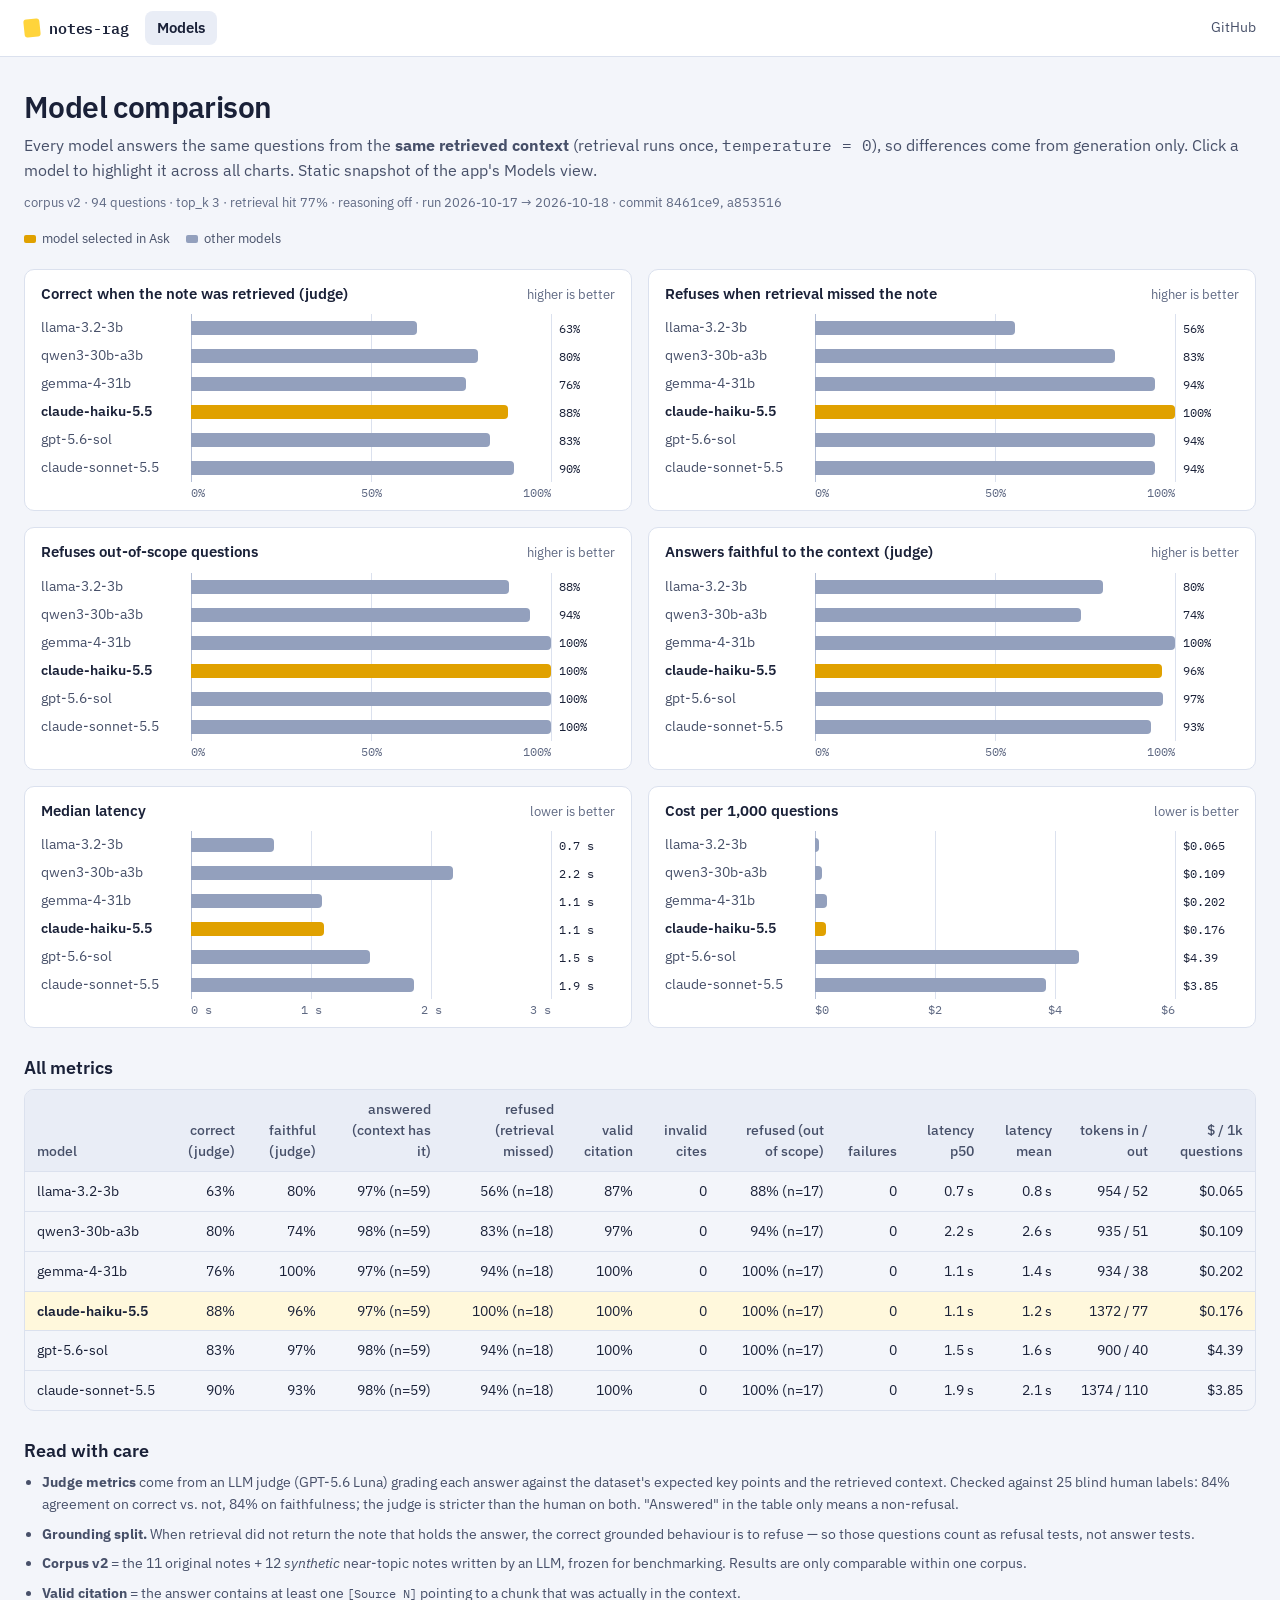
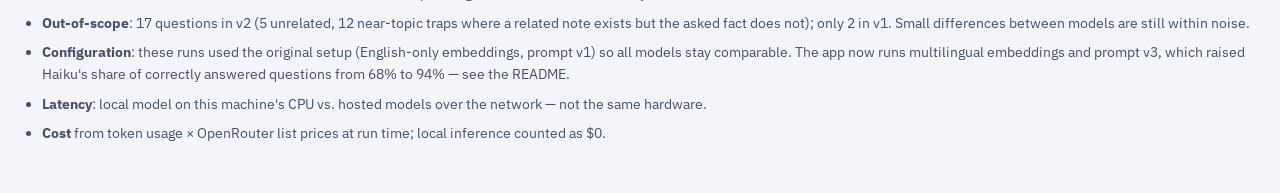
<file: docs/benchmark/index.html>
<!DOCTYPE html>
<html lang="en">
<head>
    <meta charset="UTF-8">
    <meta name="viewport" content="width=device-width, initial-scale=1.0">
    <title>notes-rag — model comparison</title>
    <link rel="preconnect" href="https://fonts.googleapis.com">
    <link rel="preconnect" href="https://fonts.gstatic.com" crossorigin>
    <link href="https://fonts.googleapis.com/css2?family=IBM+Plex+Mono:wght@400;500;600&family=IBM+Plex+Sans:wght@400;500;600&display=swap" rel="stylesheet">
    <link rel="icon" href="data:image/svg+xml,%3Csvg xmlns='http://www.w3.org/2000/svg' viewBox='0 0 16 16'%3E%3Crect width='16' height='16' rx='4' fill='%23ffd43b'/%3E%3Cpath d='M4 5h8M4 8h8M4 11h5' stroke='%231a2138' stroke-width='1.5'/%3E%3C/svg%3E">
    <link rel="stylesheet" href="styles.css">
</head>
<body data-static>
    <header class="topbar"><div class="topbar-in wrap">
        <div class="brand">
            <span class="brand-mark" aria-hidden="true"></span>
            <span class="brand-name">notes-rag</span>
        </div>
        <nav class="tabs" aria-label="Views">
            <a class="tab" href="models.html" aria-current="page">Models</a>
        </nav>
        <nav class="topbar-links">
            <a href="https://github.com/kat1478/notes-rag-assistant" target="_blank" rel="noopener">GitHub</a>
        </nav>
    </div></header>

    <main class="page viz wrap">
        <h1>Model comparison</h1>
        <p class="page-lede">
            Every model answers the same questions from the <strong>same retrieved context</strong>
            (retrieval runs once, <code>temperature = 0</code>), so differences come from generation only.
            Click a model to highlight it across all charts. Static snapshot of the app's Models view.
        </p>
        <p id="run-meta" class="run-meta"></p>
        <div class="key" aria-hidden="true">
            <span><i class="swatch swatch-accent"></i>model selected in Ask</span>
            <span><i class="swatch swatch-muted"></i>other models</span>
        </div>

        <div id="pick-bar" class="pick-bar" role="status" hidden></div>

        <div id="notice" class="notice" hidden></div>

        <div id="charts" class="charts"></div>

        <h2 class="section-title">All metrics</h2>
        <div class="table-wrap">
            <table class="data-table" id="metrics-table">
                <thead>
                    <tr>
                        <th scope="col">model</th>
                        <th scope="col">correct (judge)</th>
                        <th scope="col">faithful (judge)</th>
                        <th scope="col">answered (context has it)</th>
                        <th scope="col">refused (retrieval missed)</th>
                        <th scope="col">valid citation</th>
                        <th scope="col">invalid cites</th>
                        <th scope="col">refused (out of scope)</th>
                        <th scope="col">failures</th>
                        <th scope="col">latency p50</th>
                        <th scope="col">latency mean</th>
                        <th scope="col">tokens in / out</th>
                        <th scope="col">$ / 1k questions</th>
                    </tr>
                </thead>
                <tbody></tbody>
            </table>
        </div>

        <h2 class="section-title">Read with care</h2>
        <ul class="caveats">
            <li><strong>Judge metrics</strong> come from an LLM judge (GPT-5.6 Luna) grading each answer against the dataset's expected key points and the retrieved context. Checked against 25 blind human labels: 84% agreement on correct vs. not, 84% on faithfulness; the judge is stricter than the human on both. "Answered" in the table only means a non-refusal.</li>
            <li><strong>Grounding split.</strong> When retrieval did not return the note that holds the answer, the correct grounded behaviour is to refuse — so those questions count as refusal tests, not answer tests.</li>
            <li><strong>Corpus v2</strong> = the 11 original notes + 12 <em>synthetic</em> near-topic notes written by an LLM, frozen for benchmarking. Results are only comparable within one corpus.</li>
            <li><strong>Valid citation</strong> = the answer contains at least one <code>[Source N]</code> pointing to a chunk that was actually in the context.</li>
            <li><strong>Out-of-scope</strong>: 17 questions in v2 (5 unrelated, 12 near-topic traps where a related note exists but the asked fact does not); only 2 in v1. Small differences between models are still within noise.</li>
            <li><strong>Configuration</strong>: these runs used the original setup (English-only embeddings, prompt v1) so all models stay comparable. The app now runs multilingual embeddings and prompt v3, which raised Haiku's share of correctly answered questions from 68% to 94% — see the README.</li>
            <li><strong>Latency</strong>: local model on this machine's CPU vs. hosted models over the network — not the same hardware.</li>
            <li><strong>Cost</strong> from token usage × OpenRouter list prices at run time; local inference counted as $0.</li>
        </ul>
    </main>

    <div id="tooltip" class="tooltip" role="tooltip" hidden></div>
    <script src="models.js"></script>
</body>
</html>
</file>
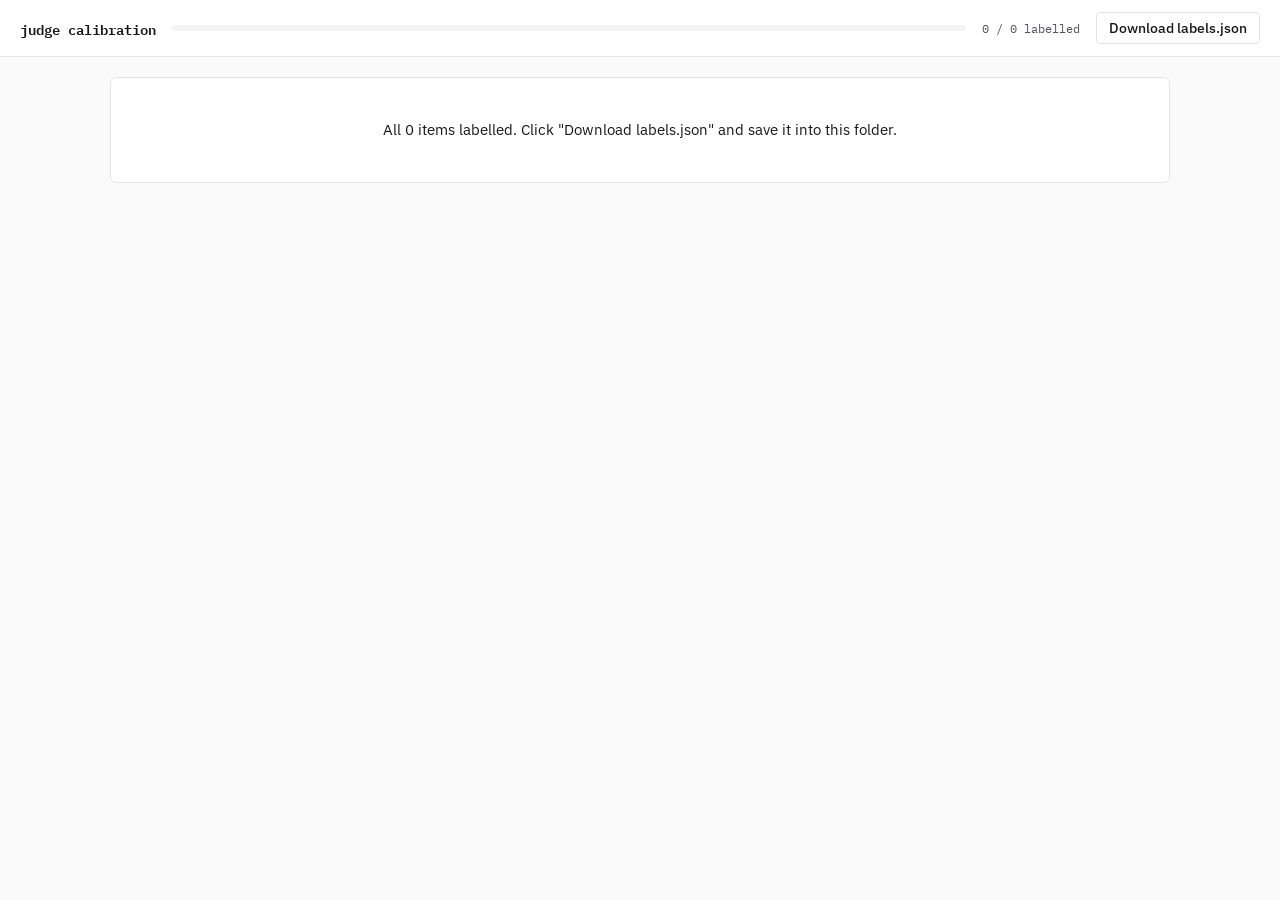
<file: backend/app/calibration_template.html>
<!DOCTYPE html>
<html lang="en">
<head>
<meta charset="UTF-8">
<meta name="viewport" content="width=device-width, initial-scale=1.0">
<title>notes-rag — judge calibration</title>
<link href="https://fonts.googleapis.com/css2?family=IBM+Plex+Mono:wght@400;600&family=IBM+Plex+Sans:wght@400;500;600&display=swap" rel="stylesheet">
<style>
  :root { --bg:#fafafa; --panel:#fff; --sunken:#f4f4f5; --line:#e4e4e7; --text:#18181b; --text2:#52525b; --text3:#a1a1aa;
          --hl:#fde68a; --hl-line:#d97706; --ok:#15803d; --bad:#b91c1c; --warn:#b45309;
          --sans:'IBM Plex Sans',system-ui,sans-serif; --mono:'IBM Plex Mono',ui-monospace,monospace; }
  @media (prefers-color-scheme: dark) {
    :root { --bg:#09090b; --panel:#0f0f11; --sunken:#18181b; --line:#27272a; --text:#f4f4f5; --text2:#a1a1aa; --text3:#71717a;
            --hl:rgba(251,191,36,.28); --ok:#4ade80; --bad:#f87171; --warn:#fbbf24; } }
  * { box-sizing:border-box; margin:0; }
  body { background:var(--bg); color:var(--text); font:15px/1.6 var(--sans); }
  header { display:flex; align-items:center; gap:16px; padding:12px 20px; border-bottom:1px solid var(--line); background:var(--panel); }
  header b { font:600 14px var(--mono); }
  .progress { flex:1; height:6px; background:var(--sunken); border-radius:3px; overflow:hidden; }
  .progress i { display:block; height:100%; background:var(--hl-line); width:0; transition:width .2s; }
  .count { font:12px var(--mono); color:var(--text2); }
  main { max-width:1100px; margin:0 auto; padding:20px; display:grid; grid-template-columns:minmax(0,1fr) minmax(0,1fr); gap:20px; }
  section { background:var(--panel); border:1px solid var(--line); border-radius:6px; padding:16px; min-width:0; }
  h2 { font:600 11px var(--mono); text-transform:uppercase; letter-spacing:.08em; color:var(--text2); margin-bottom:8px; }
  .q { font-size:17px; font-weight:500; margin-bottom:14px; }
  ul.kp { padding-left:18px; margin-bottom:6px; } ul.kp li { margin:2px 0; }
  .answer { white-space:pre-wrap; background:var(--sunken); border-radius:4px; padding:12px; }
  details { border-top:1px solid var(--line); padding:8px 0; } summary { cursor:pointer; font:12.5px var(--mono); color:var(--text2); }
  details p { white-space:pre-wrap; font-size:13.5px; color:var(--text2); margin-top:6px; }
  .rate { grid-column:1 / -1; display:grid; gap:14px; }
  .row { display:flex; flex-wrap:wrap; align-items:center; gap:8px; }
  .row .label { width:270px; font-size:14px; color:var(--text2); }
  button { font:500 13.5px var(--sans); padding:6px 12px; border-radius:4px; border:1px solid var(--line); background:var(--panel); color:var(--text); cursor:pointer; }
  button kbd { font:11px var(--mono); color:var(--text3); margin-left:6px; }
  button.on { background:var(--hl); border-color:var(--hl-line); }
  button:focus-visible { outline:2px solid var(--hl-line); outline-offset:2px; }
  textarea { width:100%; min-height:44px; font:13.5px var(--sans); padding:8px; border:1px solid var(--line); border-radius:4px; background:var(--panel); color:var(--text); }
  .nav { display:flex; gap:8px; justify-content:space-between; }
  .help { font-size:13px; color:var(--text3); }
  .done { grid-column:1 / -1; text-align:center; padding:40px; }
  @media (max-width: 800px) { main { grid-template-columns:1fr; } .row .label { width:100%; } }
</style>
</head>
<body>
<header>
  <b>judge calibration</b>
  <div class="progress"><i id="bar"></i></div>
  <span class="count" id="count"></span>
  <button id="download">Download labels.json</button>
</header>
<main id="main"></main>
<script>
const ITEMS = /*ITEMS*/[];
const KEY = 'notes-rag.calibration.v1';
const VERDICTS = [['correct', 'Correct', '1'], ['partially_correct', 'Partially correct', '2'], ['incorrect', 'Incorrect', '3']];
let labels = {};
try { labels = JSON.parse(localStorage.getItem(KEY) || '{}'); } catch { /* private mode: labels live in this tab only */ }
let pos = Math.max(0, ITEMS.findIndex((it) => !complete(it.item)));
if (pos < 0) pos = 0;

function complete(id) { const l = labels[id]; return l && l.verdict && typeof l.faithful === 'boolean'; }
function save() { try { localStorage.setItem(KEY, JSON.stringify(labels)); } catch { /* ignore */ } }
function el(tag, cls, text) { const n = document.createElement(tag); if (cls) n.className = cls; if (text !== undefined) n.textContent = text; return n; }

function render() {
  const main = document.getElementById('main');
  const done = ITEMS.filter((it) => complete(it.item)).length;
  document.getElementById('bar').style.width = `${(100 * done) / ITEMS.length}%`;
  document.getElementById('count').textContent = `${done} / ${ITEMS.length} labelled`;
  main.replaceChildren();
  if (pos >= ITEMS.length) {
    const d = el('section', 'done');
    d.append(el('p', '', `All ${ITEMS.length} items labelled. Click "Download labels.json" and save it into this folder.`));
    main.append(d); return;
  }
  const it = ITEMS[pos];
  const l = labels[it.item] || (labels[it.item] = {});

  const left = el('section');
  left.append(el('h2', '', `Item ${pos + 1} of ${ITEMS.length} · question`), el('p', 'q', it.question));
  left.append(el('h2', '', 'Expected key points'));
  const ul = el('ul', 'kp'); it.key_points.forEach((k) => ul.append(el('li', '', k))); left.append(ul);
  left.append(el('h2', '', 'Answer to grade'), el('div', 'answer', it.answer));

  const right = el('section');
  right.append(el('h2', '', 'Context the model saw'));
  // Open the chunks the answer cites (that is what faithfulness is checked against); the rest stay one click away.
  const citedIds = new Set([...it.answer.matchAll(/\[Sources?\s*([\d,\s&and]+)\]/gi)].flatMap((m) => m[1].match(/\d+/g).map(Number)));
  right.append(el('p', 'help', citedIds.size ? 'Cited sources are expanded.' : 'The answer cites no source — check all chunks.'));
  it.context.forEach((c) => {
    const d = el('details'); d.open = citedIds.has(c.n) || it.context.length <= 3;
    d.append(el('summary', '', `[Source ${c.n}] ${c.file}`), el('p', '', c.text)); right.append(d);
  });

  const rate = el('section', 'rate');
  const r1 = el('div', 'row'); r1.append(el('span', 'label', 'Does it convey the key points?'));
  VERDICTS.forEach(([v, text, k]) => {
    const b = el('button', l.verdict === v ? 'on' : ''); b.append(text, el('kbd', '', k));
    b.onclick = () => { l.verdict = v; save(); render(); }; r1.append(b);
  });
  const r2 = el('div', 'row'); r2.append(el('span', 'label', 'Claims NOT supported by the context?'));
  [[true, 'No — faithful', 'f'], [false, 'Yes — unsupported claims', 'u']].forEach(([v, text, k]) => {
    const b = el('button', l.faithful === v ? 'on' : ''); b.append(text, el('kbd', '', k));
    b.onclick = () => { l.faithful = v; save(); render(); }; r2.append(b);
  });
  const note = el('textarea'); note.placeholder = 'Optional note (why?)'; note.value = l.note || '';
  note.oninput = () => { l.note = note.value; save(); };
  const nav = el('div', 'nav');
  const prev = el('button', '', '← Previous'); prev.onclick = () => { pos = Math.max(0, pos - 1); render(); };
  const next = el('button', '', complete(it.item) ? 'Next →' : 'Next (skip) →'); next.onclick = () => { pos += 1; render(); };
  nav.append(prev, el('span', 'help', 'Keys: 1/2/3 verdict · f/u faithfulness · Enter next · Backspace previous'), next);
  rate.append(r1, r2, note, nav);
  main.append(left, right, rate);
}

document.addEventListener('keydown', (e) => {
  if (e.target.tagName === 'TEXTAREA' || pos >= ITEMS.length) return;
  const l = labels[ITEMS[pos].item];
  const v = VERDICTS.find(([, , k]) => k === e.key);
  if (v) { l.verdict = v[0]; save(); render(); }
  else if (e.key === 'f') { l.faithful = true; save(); render(); }
  else if (e.key === 'u') { l.faithful = false; save(); render(); }
  else if (e.key === 'Enter') { pos += 1; render(); }
  else if (e.key === 'Backspace') { pos = Math.max(0, pos - 1); render(); }
});

document.getElementById('download').onclick = () => {
  const out = { labelled_at: new Date().toISOString(), labels: ITEMS.map((it) => ({ item: it.item, ...(labels[it.item] || {}) })) };
  const a = document.createElement('a');
  a.href = URL.createObjectURL(new Blob([JSON.stringify(out, null, 2)], { type: 'application/json' }));
  a.download = 'labels.json'; a.click();
};
render();
</script>
</body>
</html>
</file>
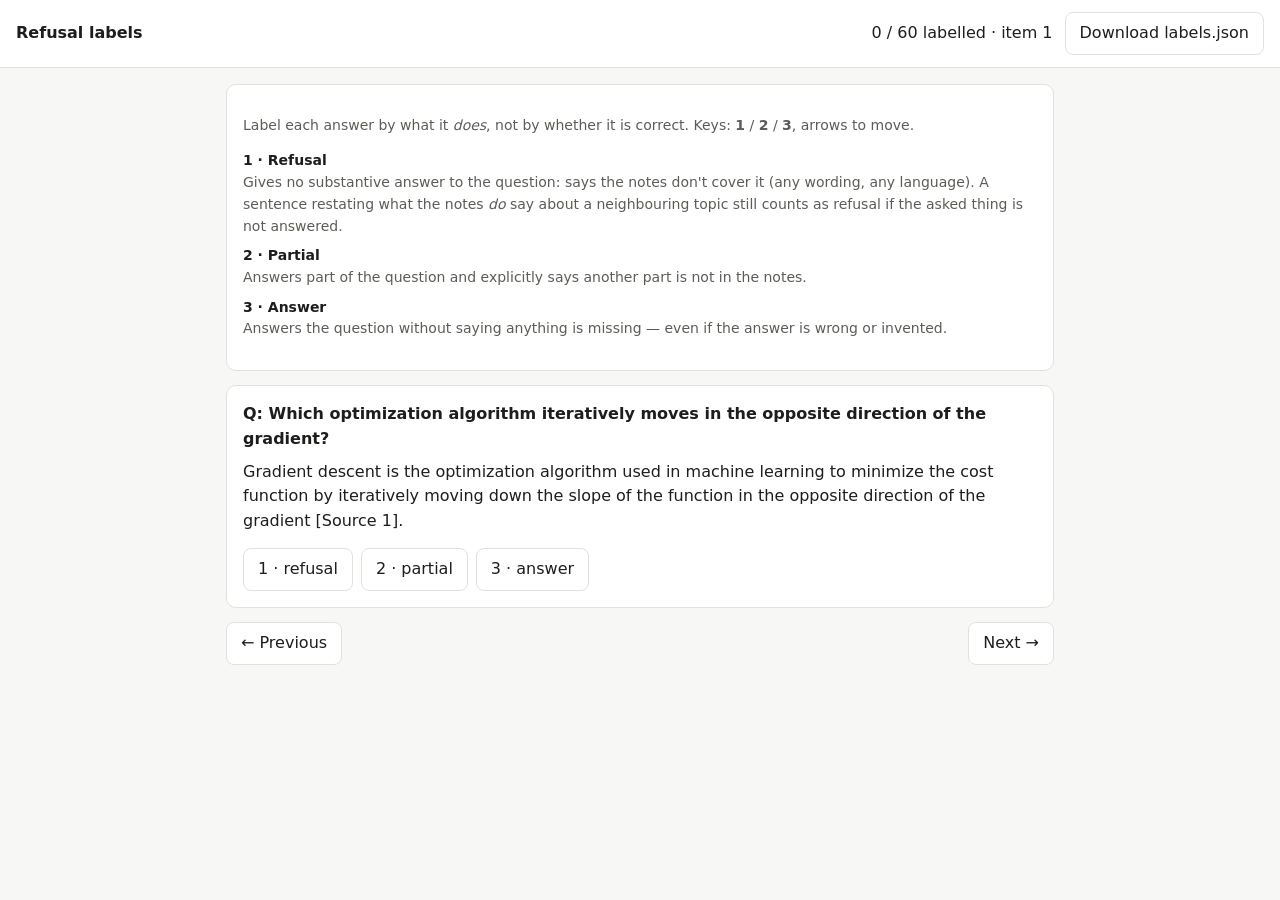
<file: backend/data/eval/v2/refusal_calibration/label.html>
<!DOCTYPE html>
<html lang="en">
<head>
<meta charset="utf-8">
<meta name="viewport" content="width=device-width, initial-scale=1">
<title>Refusal labels</title>
<style>
  :root { --bg:#f7f7f5; --panel:#fff; --text:#1d1d1b; --text2:#5c5c57; --line:#e2e2dc; --accent:#3b5bdb; --sel:#e7ecff; }
  @media (prefers-color-scheme: dark) { :root { --bg:#18181a; --panel:#222225; --text:#ececea; --text2:#a3a39e; --line:#36363a; --accent:#8ea4ff; --sel:#2b3150; } }
  * { box-sizing: border-box; }
  body { margin:0; font:16px/1.55 system-ui, sans-serif; background:var(--bg); color:var(--text); }
  header { display:flex; flex-wrap:wrap; align-items:center; gap:12px; padding:12px 16px; border-bottom:1px solid var(--line); background:var(--panel); position:sticky; top:0; }
  header b { margin-right:auto; }
  main { max-width:860px; margin:0 auto; padding:16px; }
  .card { background:var(--panel); border:1px solid var(--line); border-radius:10px; padding:16px; margin-bottom:14px; }
  .q { font-weight:600; margin:0 0 8px; }
  .a { white-space:pre-wrap; margin:0 0 14px; }
  .opts { display:flex; flex-wrap:wrap; gap:8px; }
  button { font:inherit; padding:8px 14px; border-radius:8px; border:1px solid var(--line); background:var(--panel); color:var(--text); cursor:pointer; }
  button.on { background:var(--sel); border-color:var(--accent); }
  .help { color:var(--text2); font-size:14px; }
  .help dt { font-weight:600; color:var(--text); }
  .help dd { margin:0 0 8px; }
  nav { display:flex; gap:8px; justify-content:space-between; }
</style>
</head>
<body>
<header><b>Refusal labels</b><span id="count"></span><button id="download">Download labels.json</button></header>
<main>
  <div class="card help">
    <p>Label each answer by what it <em>does</em>, not by whether it is correct. Keys: <b>1</b> / <b>2</b> / <b>3</b>, arrows to move.</p>
    <dl>
      <dt>1 · Refusal</dt><dd>Gives no substantive answer to the question: says the notes don't cover it (any wording, any language). A sentence restating what the notes <em>do</em> say about a neighbouring topic still counts as refusal if the asked thing is not answered.</dd>
      <dt>2 · Partial</dt><dd>Answers part of the question and explicitly says another part is not in the notes.</dd>
      <dt>3 · Answer</dt><dd>Answers the question without saying anything is missing — even if the answer is wrong or invented.</dd>
    </dl>
  </div>
  <div id="item"></div>
  <nav><button id="prev">← Previous</button><button id="next">Next →</button></nav>
</main>
<script>
const ITEMS = [{"item": 1, "question": "Which optimization algorithm iteratively moves in the opposite direction of the gradient?", "answer": "Gradient descent is the optimization algorithm used in machine learning to minimize the cost function by iteratively moving down the slope of the function in the opposite direction of the gradient [Source 1]."}, {"item": 2, "question": "Compare naive Bayes with decision trees.", "answer": "The provided notes do not contain a direct comparison of naive Bayes and decision trees. They describe each method separately: naive Bayes is a probabilistic classifier based on Bayes' theorem that assumes attributes are independent given the class, and it can be applied to cases like text classification or predicting a game decision from weather attributes, with Laplace smoothing used for zero probabilities [Source 1][Source 2]. Decision trees split data into groups based on questions about features, choosing splits by information gain derived from entropy, and they tend to overfit, which is why they are often combined into random forests [Source 3][Source 4]. Based only on these notes, the main contrast is that naive Bayes relies on a probabilistic independence assumption, whereas decision trees learn a sequence of feature-based splits."}, {"item": 3, "question": "Who won the 2018 FIFA World Cup?", "answer": "Nie mam wystarczających informacji, aby odpowiedzieć na podstawie notatek."}, {"item": 4, "question": "Jaki jest wzór funkcji aktywacji ReLU?", "answer": "Nie mam wystarczających informacji, aby odpowiedzieć na podstawie notatek."}, {"item": 5, "question": "With alpha = 0.01, what does Leaky ReLU return for an input of -5?", "answer": "With alpha = 0.01, an input of -5 gives -0.05 [Source 4]."}, {"item": 6, "question": "What is label smoothing in cross-entropy loss?", "answer": "Label smoothing to zmiana wejściowych labeli w warstwie wyjściowej klasyfikatora wieloklasowego, w którym dodaje się do każdego logarytmu prawdopodobieństwa mały iloraz (np. 1/number_of_classes), co spowalnia maksymalizację logarytmu i zmniejsza różnicę między logitami. [Source 7]"}, {"item": 7, "question": "Jaka jest złożoność czasowa wyszukiwania binarnego?", "answer": "Nie ma w tym tekście informacji o wyszukiwaniu binarnym."}, {"item": 8, "question": "How does AdamW differ from Adam?", "answer": "AdamW jest wersją Adama z wykorzystaniem learning rate scheduler. Podobnie jak Adam, AdamW korzysta z mechanicznej zapomnianki (forgetting mechanism), ale zamiast wykorzystać 2α * (1 - βt)^p * m_t jako stopień zapomnienia, AdamW wykorzystuje 2α * (1 - βt)^p * m_t + β * βt * m_t-1. [Source 1]"}, {"item": 9, "question": "What is the goal of inductive learning?", "answer": "Nie ma w tym tekście informacji o definicji badań indukcyjnych."}, {"item": 10, "question": "What happens to A* if the heuristic is zero for every node?", "answer": "If the heuristic is zero for every node, A* behaves exactly like Dijkstra's algorithm [Source 3]."}, {"item": 11, "question": "How does Bellman-Ford detect a negative cycle?", "answer": "Bellman-Ford nie jest opisany w zapisanych notatkach."}, {"item": 12, "question": "How does AdamW differ from Adam?", "answer": "AdamW jest odmianą algoritmu Adam, która korzysta z wychodzących z niewykluczających warunków, co oznacza, że nie ma konieczności określania stałego wartości beta (β1 i β2). [Source 1]"}, {"item": 13, "question": "Who invented the A* algorithm?", "answer": "The provided notes do not state who invented the A* algorithm. They describe how A* works, including its evaluation function f(n) = g(n) + h(n) [Source 1], but they do not mention its inventor."}, {"item": 14, "question": "Jakie typowe wartości ma parametr k1 w BM25?", "answer": "Nie ma w treści danych informacji o parametrze k1 w BM25."}, {"item": 15, "question": "Jakie jest kluczowe założenie naiwnego klasyfikatora bayesowskiego?", "answer": "Kluczowym założeniem naiwnego klasyfikatora bayesowskiego jest niezależność atrybutów (cech) od siebie przy danej klasie. Notatki wspominają jedynie o tym, że klasyfikator bayesowski oblicza iloczyn prawdopodobieństw dla atrybutów, co zakłada ich niezależność [Source 1], jednak nie podają tego założenia wprost jako definicji."}, {"item": 16, "question": "How is Dijkstra different from A*?", "answer": "The notes only describe how the two relate, not a full comparison. A* computes f(n) = g(n) + h(n), where g(n) is the real cost from the start and h(n) is a heuristic estimate of the remaining cost to the goal. It always expands the node with the lowest f [Source 1]. Dijkstra's algorithm corresponds to A* with h(n) = 0 for every node, so it uses no heuristic guidance [Source 3].  A better heuristic means A* expands fewer nodes, which is why A* is popular in game pathfinding and robot navigation [Source 3]. If the heuristic is admissible (never overestimates the true remaining cost), A* is guaranteed to return an optimal path [Source 2].  The notes do not say anything else about how Dijkstra works."}, {"item": 17, "question": "Jakiej struktury danych używa BFS?", "answer": "Nie ma w tym tekście informacji o strukturze danych, której używa BFS. Tekst dotyczy algorytmów Dijkstra i A*, a także naiwnego klasyfikatora bayesowskiego."}, {"item": 18, "question": "Which search algorithm repeatedly halves the search space?", "answer": "Binary search is the algorithm that repeatedly halves the search space. It looks at the middle element of a sorted array and discards the half that cannot contain the target, repeating on the remaining half [Source 1]. Because the search space is halved each time, its time complexity is O(log n) [Source 2]."}, {"item": 19, "question": "How is a KD-tree built to speed up k-NN search?", "answer": "KD-tree jest budowany w sposób, aby poszukiwać najbliższych sąsiadów wokół każdego węzła, z wykorzystaniem podziału na kwadraty [Source 1]."}, {"item": 20, "question": "Why does Bellman-Ford run V-1 iterations?", "answer": "Bellman-Ford nie jest opisany w kontekście."}, {"item": 21, "question": "Dlaczego Adam potrzebuje korekty obciążenia?", "answer": "Nie mam wystarczających informacji, aby odpowiedzieć na podstawie notatek."}, {"item": 22, "question": "What is the out-of-bag error in a random forest?", "answer": "The out-of-bag (OOB) error in a random forest is an estimate of the model's error rate obtained by using the data points that were not included in the bootstrap sample for each tree. Since each bootstrap sample leaves out about 37% of the original data, these excluded examples can be used to evaluate the performance of the corresponding tree, providing an unbiased estimate of the error without needing a separate validation set [Source 5]."}, {"item": 23, "question": "What is iterative deepening depth-first search?", "answer": "Iteracyjna głębokość szukania w głębi (iterative deepening depth-first search, IDDFS) jest algorytmem szukania, który jest pośrednią formą szukania w głębkości. Jest to algorytm, który zamiast wykonywać pełne szukanie w głębkości, zamiast to, że wykonywałby pełne szukanie w głębkości, zaczyna od szukania w głębkości z wyższej granicy, aż do osiągnięcia celu, a potem przechodzi do następnej granicy i powtarza ten proces, aż do osiągnięcia celu."}, {"item": 24, "question": "Which search algorithm repeatedly halves the search space?", "answer": "Binary search is the algorithm that repeatedly halves the search space. It works on a sorted list: it checks the middle element, discards the half that cannot contain the target, and repeats on the remaining half. Because the search space is halved each time, its time complexity is O(log n) [Source 1][Source 2]."}, {"item": 25, "question": "What does the eta parameter control in XGBoost?", "answer": "Nie ma informacji o parametrze eta w dostępnych notatkach."}, {"item": 26, "question": "What is the difference between representation bias and preference bias?", "answer": "Nie ma w tym tekście informacji o pojęciach \"representation bias\" i \"preference bias\"."}, {"item": 27, "question": "Czym jest Expected Sarsa?", "answer": "Expected Sarsa to wariant algorytmu Sarsa w uczeniu ze wzmocnieniem, który różni się od standardowego Sarsa tym, że zamiast używać wartości konkretnej akcji a' wybranej w stanie s', oblicza oczekiwaną wartość Q(s', a') po wszystkich możliwych akcjach w stanie s', ważoną prawdopodobieństwem ich wyboru zgodnie z aktualną strategią agenta. Dzięki temu Expected Sarsa lepiej uwzględnia efekty eksploracji i może być bardziej stabilny niż standardowy Sarsa, który opiera się na rzeczywistej akcji a' wykonanej przez agenta. [Source 3]"}, {"item": 28, "question": "Jak przygotować pierogi ruskie?", "answer": "I don't have enough information to answer that based on the notes."}, {"item": 29, "question": "What is BM25F and how does it handle document fields?", "answer": "BM25F (BM25 with field normalization) is an extension of the BM25 ranking function that normalizes the term frequencies by document field. It handles document fields by scaling the term frequency by the length of the field, rather than the entire document. This helps to reduce the impact of longer fields on the overall ranking. [Source 2]"}, {"item": 30, "question": "What is the Markov property?", "answer": "The Markov property states that the probabilities of transitions and rewards depend solely on the current state and the action taken, and not on the sequence of previous states or actions. [Source 4]"}, {"item": 31, "question": "Compare batch gradient descent and SGD based on the notes.", "answer": "Based on the notes, batch gradient descent computes the gradient over the entire dataset before each parameter update, which makes it slow [Source 2]. SGD (stochastic gradient descent) instead updates the parameters after each individual example, which introduces some noise but allows faster progress and helps escape local minima [Source 2]. Both use the same update rule: the current theta minus the product of alpha (learning rate) and the gradient [Source 3]."}, {"item": 32, "question": "Why does Dijkstra’s algorithm require non-negative edge weights?", "answer": "Dijkstra’s algorithm requires non-negative edge weights because if the edge weights can be negative, it would allow the algorithm to \"short-cut\" the path by always choosing the edge with the negative weight, even if it leads to a longer path in the long run, which would not be the shortest path. [Source 1]"}, {"item": 33, "question": "What is BM25F and how does it handle document fields?", "answer": "I don't have enough information to answer that based on the notes. The notes describe BM25 and its parameters (k1 and b), but they do not mention BM25F or how it handles document fields."}, {"item": 34, "question": "Compare Sarsa and Q-Learning in the cliff walking example.", "answer": "In the cliff walking example, Q-Learning learns the optimal path right along the edge of the cliff, but during learning it often falls off due to exploration. Sarsa, being on-policy, learns a safer path farther from the cliff because it accounts for the random exploratory moves its strategy may take. As a result, Sarsa typically collects a higher total reward during training, while Q-Learning finds the better final path if exploration is turned off [Source 4][Source 5]. Q-Learning is off-policy, using the maximizing action in its update, whereas Sarsa is on-policy, using the action actually selected by its strategy [Source 2][Source 3]."}, {"item": 35, "question": "Jakie jest kluczowe założenie naiwnego klasyfikatora bayesowskiego?", "answer": "Kluczowym założeniem naiwnego klasyfikatora bayesowskiego jest niezależność atrybutów (cech) od siebie. Choć kontekst nie opisuje tego założenia wprost jako definicji, wynika ono z faktu, że klasyfikator oblicza iloczyn prawdopodobieństw poszczególnych atrybutów, co zakłada ich wzajemną niezależność [Source 1]."}, {"item": 36, "question": "What is gradient descent used for?", "answer": "Spadek gradientu to w sumie najważniejszy algorytm optymalizacyjny, jakiego używamy w uczeniu maszynowym do minimalizacji funkcji kosztu."}, {"item": 37, "question": "What is Expected Sarsa?", "answer": "Expected Sarsa is a variant of the Sarsa algorithm in reinforcement learning that, like Sarsa, operates in an on-policy manner but differs in how it updates the action-value function. Instead of using the maximum Q-value for the next state (as in Q-Learning) or the actual next action's Q-value (as in standard Sarsa), Expected Sarsa uses the expected value of the next state's Q-values, weighted by the probabilities of taking each action according to the current policy. This approach reduces variance in the updates and can lead to more stable learning compared to standard Sarsa. It is particularly useful in environments where the policy is stochastic, as it accounts for the full distribution of possible next actions rather than relying on a single sampled action. [Source 4]"}, {"item": 38, "question": "Jak przygotować pierogi ruskie?", "answer": "Nie ma w treści zapytania informacji o przygotowaniu pieróg ruskie."}, {"item": 39, "question": "Jakie typowe wartości ma parametr k1 w BM25?", "answer": "Nie ma w tym tekście informacji o parametrze k1 w BM25."}, {"item": 40, "question": "What is iterative deepening depth-first search?", "answer": "Iterative deepening depth-first search (IDDFS) is a hybrid search algorithm that combines the space efficiency of depth-first search (DFS) with the completeness and optimality of breadth-first search (BFS). It works by performing a series of depth-limited DFS searches, starting with a depth limit of 0 and incrementally increasing the limit by 1 in each iteration until the goal is found. This approach ensures that the algorithm explores all nodes at depth 1, then all nodes at depth 2, and so on, similar to BFS, but uses only O(d) memory, where d is the depth of the solution, rather than the potentially large memory required by BFS. IDDFS is particularly useful in large or infinite search spaces where the depth of the solution is unknown. [Source 4]"}, {"item": 41, "question": "Why is IDF needed in TF-IDF?", "answer": "IDF (Inverse Document Frequency) is needed because simply counting how many times a word appears (Term Frequency) is not enough, as common words such as 'the' or 'and' appear everywhere [Source 1]."}, {"item": 42, "question": "How does momentum change the plain gradient descent update?", "answer": "Momentum zmienia zwykły spadek gradientu (stochastyczny spadek gradientu) poprzez dodanie \"pędu\" do kroków. Zamiast iść tylko w bieżącym kierunku gradientu, trzymamy wykładniczo ważoną średnią poprzednich gradientów, v = beta * v + gradient, a potem robimy krok w = w - lr * v. Typowa wartość beta to 0.9. Dzięki temu oscylacje się wygaszają, a w spójnym kierunku krok przyspiesza. [Source 4]"}, {"item": 43, "question": "How do ReLU and Leaky ReLU differ for negative inputs?", "answer": "Leaky ReLU and ReLU differ for negative inputs because Leaky ReLU returns a small slope (alpha * x) for negative inputs, whereas ReLU returns 0. This allows Leaky ReLU to avoid the 'dying ReLU' problem, where neurons get stuck at zero and stop learning. [Source 2, Source 4]"}, {"item": 44, "question": "Compare Sarsa and Q-Learning in the cliff walking example.", "answer": "In the cliff walking example, Q-Learning learns the optimal path right along the edge of the cliff, although it often falls during the learning process due to exploration [Source 4]. In contrast, Sarsa learns a safer path further away from the cliff because it \"knows\" that it will occasionally perform a random move [Source 4]. Consequently, Sarsa typically collects a higher sum of rewards during the learning process, while Q-Learning finds a better final path if exploration is disabled [Source 5]."}, {"item": 45, "question": "Czym różni się BFS od algorytmu Dijkstry przy szukaniu najkrótszej ścieżki?", "answer": "Nie ma informacji w kontekście o algorytmach szukania najkrótszej ścieżki w grafie, w tym o BFS (Breadth-First Search) i Dijkstrze. [nie ma informacji]"}, {"item": 46, "question": "Czym różni się BFS od algorytmu Dijkstry przy szukaniu najkrótszej ścieżki?", "answer": "Notatki nie zawierają informacji porównującej BFS z algorytmem Dijkstry. Opisują jedynie sam algorytm Dijkstry (wybór najbliższego sąsiada, kolejka priorytetowa, relaksację krawędzi, wymóg nieujemnych wag) oraz jego różnice względem A* i Bellmana-Forda [Source 1][Source 2][Source 3]. Nie ma w nich jednak opisu BFS, dlatego nie mogę wskazać różnic między tymi algorytmami na podstawie podanego kontekstu."}, {"item": 47, "question": "What is the formula of the Swish activation function?", "answer": "Nie ma informacji o funkcji Swish w dostarczonych notatkach."}, {"item": 48, "question": "Jakiej struktury danych używa BFS?", "answer": "Nie ma w kontekście danych informacji o strukturze danych, która jest używana w BFS."}, {"item": 49, "question": "Co się dzieje z A*, gdy heurystyka wynosi zero dla każdego wierzchołka?", "answer": "The provided notes do not describe what happens to A* when the heuristic is zero for every vertex. Source 5 only states that Dijkstra differs from A* in that A* uses a heuristic to guide the search toward the goal, while Dijkstra searches systematically without one. That comparison does not address the zero-heuristic case, so I don't have enough information to answer that based on the notes."}, {"item": 50, "question": "How does AdamW differ from Adam?", "answer": "The notes do not mention AdamW, so I don't have enough information to answer that based on the notes."}, {"item": 51, "question": "Which optimization algorithm iteratively moves in the opposite direction of the gradient?", "answer": "The optimization algorithm that iteratively moves in the opposite direction of the gradient is gradient descent (spadek gradientu). It moves down the slope of the function step by step to find its minimum, with the minus sign in the update formula pointing against the direction of steepest increase [Source 1]. A stochastic variant, SGD, is also mentioned, which updates parameters after each example [Source 2]."}, {"item": 52, "question": "Why can a single decision tree overfit?", "answer": "I don't have enough information to answer that based on the notes."}, {"item": 53, "question": "What is the out-of-bag error in a random forest?", "answer": "The out-of-bag (OOB) error in a random forest is an estimate of the model's error rate obtained by using the data points that were not included in the bootstrap sample for each tree. Since each bootstrap sample leaves out about 37% of the original data, these excluded examples can be used to evaluate the performance of the corresponding tree, providing an unbiased error estimate without needing a separate validation set [Source 5]."}, {"item": 54, "question": "What is Expected Sarsa?", "answer": "Nie ma w treści dany definicja \"Expected Sarsa\"."}, {"item": 55, "question": "What is BM25F and how does it handle document fields?", "answer": "BM25F is a variant of the BM25 ranking function that handles document fields by treating them as separate documents, and then applying the BM25 function to each field separately. [Source 1]"}, {"item": 56, "question": "With alpha = 0.01, what does Leaky ReLU return for an input of -5?", "answer": "Leaky ReLU returns -0.05 for an input of -5, because it returns alpha * x for x <= 0, where alpha is0.01and x is -5. [Source 4]"}, {"item": 57, "question": "How does binary search work on a sorted array?", "answer": "Binary search works on a sorted array by repeatedly dividing the search space in half. It starts by examining the middle element of the array. If the middle element is equal to the target value, the search is complete. If the target is smaller than the middle element, the search continues in the left half of the array; if the target is larger, it continues in the right half. This process repeats until the target is found or the search space is empty. The algorithm uses a divide-and-conquer strategy, which ensures a time complexity of O(log n) [Source 1]."}, {"item": 58, "question": "Who won the 2018 FIFA World Cup?", "answer": "Nie ma w tym tekście informacji o wygranej FIFA World Cup w 2018 roku. [Source 5]"}, {"item": 59, "question": "Compare naive Bayes with decision trees.", "answer": "**Naive Bayes** - It is a probabilistic classifier based on Bayes' theorem. It classifies objects by computing the posterior probability of each class [Source 1]. - Its key feature is the naive assumption that attributes are independent given the class. The probability of the combined attributes is the product of the individual probabilities P(a_i=v_i | c=d) [Source 1]. - Instead of looking for an identical case, it examines each feature separately and multiplies their contributions [Source 2]. - Typical uses are text classification and predicting a decision to play based on the weather. Zero probabilities are handled with Laplace smoothing [Source 2].  **Decision trees** - They split data into smaller groups by asking questions about specific features. Each split is a node, and the final outcome (a class or value) is a leaf [Source 3]. - Entropy, which measures disorder in the data, is used to decide what to ask first [Source 3]. The split with the greatest Information Gain, meaning the largest drop in entropy, is chosen [Source 4]. - Trees are easy to understand, but they tend to overfit. They are often combined into Random Forests, which build many trees and average or vote over them. A forest is more stable and more resistant to the errors of a single tree [Source 4][Source 5].  **Comparison** - Naive Bayes is probabilistic, multiplies per-feature probabilities, and assumes independence of attributes. A decision tree is a hierarchical model that splits data using entropy and information gain. - The notes mention overfitting and the ensemble remedy (Random Forest) only for trees. They do not say how naive Bayes compares on this point [Source 4]."}, {"item": 60, "question": "Dlaczego w klasyfikacji binarnej k-NN wybiera się nieparzyste k?", "answer": "W klasyfikacji binarnej wybiera się nieparzyste k, żeby uniknąć remisów w głosowaniu [Source 5]."}];
const KEY = 'refusal-labels-v1';
const NAMES = { 1: 'refusal', 2: 'partial', 3: 'answer' };
let labels = {};
try { labels = JSON.parse(localStorage.getItem(KEY) || '{}'); } catch { /* private mode: labels live in this tab only */ }
let pos = Math.max(0, ITEMS.findIndex((it) => !labels[it.item]));
if (pos < 0 || pos >= ITEMS.length) pos = 0;
function save() { try { localStorage.setItem(KEY, JSON.stringify(labels)); } catch { /* ignore */ } }
function el(tag, cls, text) { const e = document.createElement(tag); if (cls) e.className = cls; if (text != null) e.textContent = text; return e; }
function render() {
  const done = ITEMS.filter((it) => labels[it.item]).length;
  document.getElementById('count').textContent = `${done} / ${ITEMS.length} labelled · item ${pos + 1}`;
  const it = ITEMS[pos], box = document.getElementById('item');
  box.replaceChildren();
  const c = el('div', 'card');
  c.append(el('p', 'q', `Q: ${it.question}`), el('p', 'a', it.answer));
  const o = el('div', 'opts');
  for (const k of [1, 2, 3]) {
    const b = el('button', labels[it.item] === NAMES[k] ? 'on' : '', `${k} · ${NAMES[k]}`);
    b.onclick = () => pick(k);
    o.append(b);
  }
  c.append(o);
  box.append(c);
}
function pick(k) {
  labels[ITEMS[pos].item] = NAMES[k]; save();
  if (pos < ITEMS.length - 1) pos++;
  render();
}
document.getElementById('prev').onclick = () => { pos = Math.max(0, pos - 1); render(); };
document.getElementById('next').onclick = () => { pos = Math.min(ITEMS.length - 1, pos + 1); render(); };
document.addEventListener('keydown', (e) => {
  if (['1', '2', '3'].includes(e.key)) pick(Number(e.key));
  else if (e.key === 'ArrowLeft') document.getElementById('prev').click();
  else if (e.key === 'ArrowRight') document.getElementById('next').click();
});
document.getElementById('download').onclick = () => {
  const out = { labelled_at: new Date().toISOString(), labels: ITEMS.map((it) => ({ item: it.item, label: labels[it.item] || null })) };
  const a = document.createElement('a');
  a.href = URL.createObjectURL(new Blob([JSON.stringify(out, null, 2)], { type: 'application/json' }));
  a.download = 'labels.json'; a.click();
};
render();
</script>
</body>
</html>
</file>
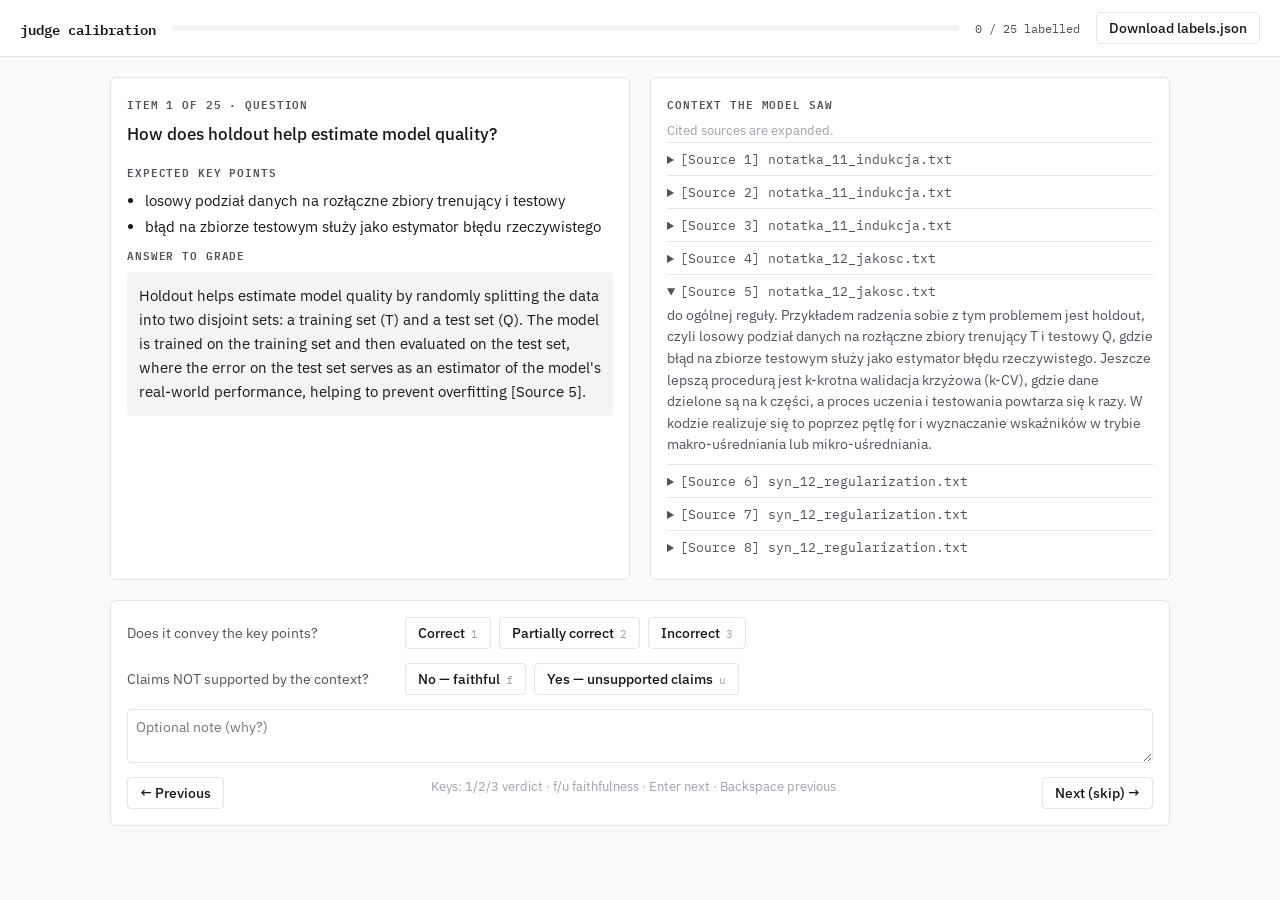
<file: backend/data/eval/v2/judge/calibration/label.html>
<!DOCTYPE html>
<html lang="en">
<head>
<meta charset="UTF-8">
<meta name="viewport" content="width=device-width, initial-scale=1.0">
<title>notes-rag — judge calibration</title>
<link href="https://fonts.googleapis.com/css2?family=IBM+Plex+Mono:wght@400;600&family=IBM+Plex+Sans:wght@400;500;600&display=swap" rel="stylesheet">
<style>
  :root { --bg:#fafafa; --panel:#fff; --sunken:#f4f4f5; --line:#e4e4e7; --text:#18181b; --text2:#52525b; --text3:#a1a1aa;
          --hl:#fde68a; --hl-line:#d97706; --ok:#15803d; --bad:#b91c1c; --warn:#b45309;
          --sans:'IBM Plex Sans',system-ui,sans-serif; --mono:'IBM Plex Mono',ui-monospace,monospace; }
  @media (prefers-color-scheme: dark) {
    :root { --bg:#09090b; --panel:#0f0f11; --sunken:#18181b; --line:#27272a; --text:#f4f4f5; --text2:#a1a1aa; --text3:#71717a;
            --hl:rgba(251,191,36,.28); --ok:#4ade80; --bad:#f87171; --warn:#fbbf24; } }
  * { box-sizing:border-box; margin:0; }
  body { background:var(--bg); color:var(--text); font:15px/1.6 var(--sans); }
  header { display:flex; align-items:center; gap:16px; padding:12px 20px; border-bottom:1px solid var(--line); background:var(--panel); }
  header b { font:600 14px var(--mono); }
  .progress { flex:1; height:6px; background:var(--sunken); border-radius:3px; overflow:hidden; }
  .progress i { display:block; height:100%; background:var(--hl-line); width:0; transition:width .2s; }
  .count { font:12px var(--mono); color:var(--text2); }
  main { max-width:1100px; margin:0 auto; padding:20px; display:grid; grid-template-columns:minmax(0,1fr) minmax(0,1fr); gap:20px; }
  section { background:var(--panel); border:1px solid var(--line); border-radius:6px; padding:16px; min-width:0; }
  h2 { font:600 11px var(--mono); text-transform:uppercase; letter-spacing:.08em; color:var(--text2); margin-bottom:8px; }
  .q { font-size:17px; font-weight:500; margin-bottom:14px; }
  ul.kp { padding-left:18px; margin-bottom:6px; } ul.kp li { margin:2px 0; }
  .answer { white-space:pre-wrap; background:var(--sunken); border-radius:4px; padding:12px; }
  details { border-top:1px solid var(--line); padding:8px 0; } summary { cursor:pointer; font:12.5px var(--mono); color:var(--text2); }
  details p { white-space:pre-wrap; font-size:13.5px; color:var(--text2); margin-top:6px; }
  .rate { grid-column:1 / -1; display:grid; gap:14px; }
  .row { display:flex; flex-wrap:wrap; align-items:center; gap:8px; }
  .row .label { width:270px; font-size:14px; color:var(--text2); }
  button { font:500 13.5px var(--sans); padding:6px 12px; border-radius:4px; border:1px solid var(--line); background:var(--panel); color:var(--text); cursor:pointer; }
  button kbd { font:11px var(--mono); color:var(--text3); margin-left:6px; }
  button.on { background:var(--hl); border-color:var(--hl-line); }
  button:focus-visible { outline:2px solid var(--hl-line); outline-offset:2px; }
  textarea { width:100%; min-height:44px; font:13.5px var(--sans); padding:8px; border:1px solid var(--line); border-radius:4px; background:var(--panel); color:var(--text); }
  .nav { display:flex; gap:8px; justify-content:space-between; }
  .help { font-size:13px; color:var(--text3); }
  .done { grid-column:1 / -1; text-align:center; padding:40px; }
  @media (max-width: 800px) { main { grid-template-columns:1fr; } .row .label { width:100%; } }
</style>
</head>
<body>
<header>
  <b>judge calibration</b>
  <div class="progress"><i id="bar"></i></div>
  <span class="count" id="count"></span>
  <button id="download">Download labels.json</button>
</header>
<main id="main"></main>
<script>
const ITEMS = [{"item": 1, "question": "How does holdout help estimate model quality?", "key_points": ["losowy podział danych na rozłączne zbiory trenujący i testowy", "błąd na zbiorze testowym służy jako estymator błędu rzeczywistego"], "context": [{"n": 1, "file": "notatka_11_indukcja.txt", "text": "Intuicyjnie przypomina to sytuację, w której człowiek uczy się rozpoznawać pojęcia (np. figury geometryczne jak prostokąty) na podstawie podanych wcześniej wzorców pozytywnych i negatywnych. W zadaniu klasyfikacji dążymy do znalezienia modelu h: X -> C, który jak najlepiej przybliża nieznane pojęcie docelowe c: X -> C, gdzie C to skończony zbiór klas. Przykładem takiej dziedziny mogą być punkty na płaszczyźnie R^2, gdzie klasę pojęć reprezentują prostokąty o bokach równoległych do osi układu."}, {"n": 2, "file": "notatka_11_indukcja.txt", "text": "W algorytmach spójnych, takich jak eliminacja kandydatów (CAE), dąży się do wyznaczenia przestrzeni wersji, czyli zbioru modeli o zerowym błędzie na zbiorze trenującym, za pomocą ogólnego ograniczenia G i szczegółowego ograniczenia S. Implementacja takiego przeszukiwania w kodzie opiera się na pętli iterującej po przykładach i warunkowej aktualizacji zbiorów poprzez specjalizację modeli z G lub generalizację modeli z S."}, {"n": 3, "file": "notatka_11_indukcja.txt", "text": "Jeśli ktoś zapyta, jaka jest wielkość przestrzeni modeli dla koniunkcji boolowskich przy n atrybutach, to wzór określa ją dokładnie jako |H| = 3^n + 1. Pytając o to, czym różni się obciążenie reprezentacji od obciążenie preferencji, należy odpowiedzieć, że pierwsze zawęża przestrzeń modeli dostępną dla algorytmu, a drugie wprowadza kryteria wyboru, np. preferencję dla modeli prostszych."}, {"n": 4, "file": "notatka_12_jakosc.txt", "text": "Celem analizy jakości modeli jest rzetelne oszacowanie ich błędu rzeczywistego, aby zapobiec zjawisku nadmiernego dopasowania (overfittingu). Z definicji błąd klasyfikacji na konkretnym zbiorze danych S to stosunek liczby błędnie sklasyfikowanych obiektów do całkowitego rozmiaru tego zbioru, co zapisujemy wzorem e_S,c(h) = |{x w S : h(x) != c(x)}| / |S|. Intuicyjnie, jeśli model idealnie pamięta dane treningowe, ale wykłada się na nowych przykładach, oznacza to, że dopasował się do szumu, a nie"}, {"n": 5, "file": "notatka_12_jakosc.txt", "text": "do ogólnej reguły. Przykładem radzenia sobie z tym problemem jest holdout, czyli losowy podział danych na rozłączne zbiory trenujący T i testowy Q, gdzie błąd na zbiorze testowym służy jako estymator błędu rzeczywistego. Jeszcze lepszą procedurą jest k-krotna walidacja krzyżowa (k-CV), gdzie dane dzielone są na k części, a proces uczenia i testowania powtarza się k razy. W kodzie realizuje się to poprzez pętlę for i wyznaczanie wskaźników w trybie makro-uśredniania lub mikro-uśredniania."}, {"n": 6, "file": "syn_12_regularization.txt", "text": "Regularization is a set of techniques that reduce overfitting by limiting how closely a model can fit the training data. L2 regularization (ridge, or weight decay in neural networks) adds lambda times the sum of squared weights to the loss. It pushes all weights towards small values but rarely makes them exactly zero. L1 regularization (lasso) adds lambda times the sum of absolute weights instead; because of the shape of the absolute value it drives many weights to exactly zero, so it also"}, {"n": 7, "file": "syn_12_regularization.txt", "text": "works as automatic feature selection. The strength lambda is a hyperparameter: too small and nothing changes, too large and the model underfits. Dropout is a regularization method specific to neural networks: during training each neuron is switched off with probability p (0.5 is a classic value for hidden layers), so the network cannot rely on any single neuron and effectively trains an ensemble of thinner networks. At inference time dropout is turned off."}, {"n": 8, "file": "syn_12_regularization.txt", "text": " Early stopping is the simplest technique: you monitor the validation loss and stop training when it stops improving for a few epochs (the patience), keeping the best weights. More training data is also a form of regularization, which is why data augmentation, such as flipping or cropping images, helps."}], "answer": "Holdout helps estimate model quality by randomly splitting the data into two disjoint sets: a training set (T) and a test set (Q). The model is trained on the training set and then evaluated on the test set, where the error on the test set serves as an estimator of the model's real-world performance, helping to prevent overfitting [Source 5]."}, {"item": 2, "question": "Why does Adam need bias correction?", "key_points": ["m and v are initialised with zeros", "so they are biased low at the start", "divide by 1 - beta^t"], "context": [{"n": 1, "file": "student_note_06_relu.txt", "text": "ReLU, which stands for Rectified Linear Unit, is probably the most popular activation function in deep learning today. Its formula is incredibly simple: f(x) = max(0, x). This means that if the input is positive, the function just returns that value, but if the input is zero or negative, it returns zero. This simplicity makes it computationally very efficient, especially when compared to functions like Sigmoid or Tanh, which require expensive exponential calculations."}, {"n": 2, "file": "student_note_06_relu.txt", "text": "ReLU is essential because it introduces non-linearity, allowing neural networks to learn complex functions and patterns. One interesting detail is its derivative: it is exactly 1 for any positive value and 0 for anything else. However, we have to watch out for the 'dying ReLU' problem, where neurons get stuck at zero and stop learning because their gradient is zero. If you pass -5 into a ReLU neuron, the output is 0. If you pass that 0 into another ReLU, the output stays 0."}, {"n": 3, "file": "student_note_06_relu.txt", "text": " Changing a car tire requires a jack and a wrench, but ReLU only requires a simple comparison against zero."}, {"n": 4, "file": "syn_03_momentum_adam.txt", "text": "Zwykły spadek gradientu ma problem, kiedy funkcja kosztu wygląda jak wąska dolina: kroki skaczą od ściany do ściany i postęp wzdłuż doliny jest bardzo wolny. Momentum to poprawka, która dodaje \"pęd\": zamiast iść tylko zgodnie z bieżącym gradientem, trzymamy wykładniczo ważoną średnią poprzednich gradientów, v = beta * v + gradient, a potem robimy krok w = w - lr * v. Typowa wartość beta to 0.9. Dzięki temu oscylacje się wygaszają, a w spójnym kierunku krok przyspiesza."}, {"n": 5, "file": "syn_03_momentum_adam.txt", "text": "Adam (Adaptive Moment Estimation) idzie dalej i łączy momentum z pomysłem z RMSprop. Trzyma dwie średnie: pierwszy moment m (średnia gradientów, beta1 = 0.9) i drugi moment v (średnia kwadratów gradientów, beta2 = 0.999). Krok dla każdego parametru jest dzielony przez pierwiastek z v plus mała stała epsilon (zwykle 1e-8), więc każdy parametr ma w praktyce własny learning rate. Ważny szczegół to korekta obciążenia (bias correction): na początku m i v są zainicjalizowane zerami, więc są"}, {"n": 6, "file": "syn_03_momentum_adam.txt", "text": "zaniżone, dlatego dzieli się je przez (1 - beta^t). Domyślny learning rate w Adamie to 0.001. Adam zwykle działa dobrze \"z pudełka\", dlatego jest domyślnym wyborem przy trenowaniu sieci neuronowych, chociaż czasem zwykłe SGD z momentum daje lepszą generalizację."}, {"n": 7, "file": "syn_04_leaky_relu.txt", "text": "Leaky ReLU is a small change to ReLU that fixes the dying ReLU problem. Instead of returning zero for negative inputs, it returns a small slope: f(x) = x for x > 0 and f(x) = alpha * x for x <= 0, where alpha is usually 0.01. Because the gradient for negative inputs is alpha instead of zero, a neuron that ends up with negative inputs can still receive updates and recover, so it never becomes permanently dead. For example, an input of -5 gives -0.05 with alpha = 0.01."}, {"n": 8, "file": "syn_04_leaky_relu.txt", "text": "PReLU (Parametric ReLU) takes the same idea but makes alpha a parameter that the network learns during training, so each channel can find its own slope. ELU (Exponential Linear Unit) uses alpha * (e^x - 1) for negative inputs, which is smooth and pushes mean activations closer to zero, at the cost of computing an exponential. GELU is a smooth activation that weights the input by the probability that a standard normal variable is smaller than it; it is the default activation in transformer"}, {"n": 9, "file": "syn_04_leaky_relu.txt", "text": "models like BERT and GPT. In practice: start with ReLU, switch to Leaky ReLU if many neurons die, and use GELU if you are building a transformer."}], "answer": "Adam needs bias correction because its moment estimates m and v are initialized to zeros, which makes them biased low at the start of training, so they are divided by (1 - beta^t) to correct this [Source 5] [Source 6]."}, {"item": 3, "question": "What is Bellman-Ford used for?", "key_points": ["single-source shortest paths", "works with negative edge weights", "detects negative cycles"], "context": [{"n": 1, "file": "syn_01_bellman_ford.txt", "text": "Najfajniejsza rzecz to wykrywanie ujemnych cykli: po V-1 przebiegach robimy jeszcze jeden, V-ty przebieg. Jeśli jakaś odległość nadal da się zmniejszyć, to znaczy, że w grafie jest cykl o ujemnej sumie wag i najkrótsza ścieżka po prostu nie istnieje (można kręcić się w kółko i zmniejszać koszt w nieskończoność). Na wykładzie był przykład z kursami walut: jeśli wagi to minus logarytmy kursów, ujemny cykl oznacza okazję do arbitrażu."}, {"n": 2, "file": "syn_01_bellman_ford.txt", "text": " W praktyce można przerwać algorytm wcześniej, jeśli w którymś przebiegu żadna odległość się nie zmieniła. Bellman-Ford jest też podstawą protokołów routingu typu distance-vector, gdzie każdy router zna tylko odległości od sąsiadów."}, {"n": 3, "file": "syn_05_bm25.txt", "text": "The parameter k1 controls how fast it saturates; typical values are between 1.2 and 2.0. Second, document length normalization: a long document naturally contains more words, so BM25 divides by the document length relative to the average document length. The parameter b controls how strong this normalization is; b = 0.75 is the usual default, b = 0 turns length normalization off and b = 1 applies it fully. The IDF part is similar to TF-IDF: rare terms get a higher weight than common ones."}, {"n": 4, "file": "syn_05_bm25.txt", "text": " BM25 is a lexical method, so it only matches exact words; it does not know that \"car\" and \"automobile\" mean the same thing. That is why modern retrieval systems often combine BM25 with dense embeddings in a hybrid search."}, {"n": 5, "file": "syn_12_regularization.txt", "text": "Regularization is a set of techniques that reduce overfitting by limiting how closely a model can fit the training data. L2 regularization (ridge, or weight decay in neural networks) adds lambda times the sum of squared weights to the loss. It pushes all weights towards small values but rarely makes them exactly zero. L1 regularization (lasso) adds lambda times the sum of absolute weights instead; because of the shape of the absolute value it drives many weights to exactly zero, so it also"}, {"n": 6, "file": "syn_12_regularization.txt", "text": "works as automatic feature selection. The strength lambda is a hyperparameter: too small and nothing changes, too large and the model underfits. Dropout is a regularization method specific to neural networks: during training each neuron is switched off with probability p (0.5 is a classic value for hidden layers), so the network cannot rely on any single neuron and effectively trains an ensemble of thinner networks. At inference time dropout is turned off."}, {"n": 7, "file": "syn_12_regularization.txt", "text": " Early stopping is the simplest technique: you monitor the validation loss and stop training when it stops improving for a few epochs (the patience), keeping the best weights. More training data is also a form of regularization, which is why data augmentation, such as flipping or cropping images, helps."}], "answer": "Bellman–Ford is used to compute shortest paths, detect negative-weight cycles, and underpin distance-vector routing protocols. It can also identify arbitrage opportunities when currency exchange rates are represented as negative logarithmic weights. [Source 1] [Source 2]"}, {"item": 4, "question": "Why is 'low + (high - low) / 2' preferred when calculating the midpoint?", "key_points": ["avoids integer overflow", "important for very large arrays"], "context": [{"n": 1, "file": "student_note_04_binary_search.txt", "text": "Binary search is the go-to algorithm when you need to find something in a sorted list very quickly. Instead of checking every single element from the beginning (which is called Linear Search), we use a divide-and-conquer strategy. We look at the middle element of the array. If the middle is exactly what we are looking for, we are done. If our target is smaller, we throw away the right half of the array and repeat the process on the left half. If it's larger, we focus on the right half."}, {"n": 2, "file": "student_note_04_binary_search.txt", "text": "Because we halve the search space every single time, the average and worst-case time complexity is O(log n), which is incredibly fast compared to O(n) for linear search. When calculating the midpoint, it is often better to use 'low + (high - low) / 2' to avoid integer overflow issues that can happen in some languages with very large arrays. For example, if you have an array [1, 3, 5, 7, 9] and want to find 7, you start with the middle (5)."}, {"n": 3, "file": "student_note_04_binary_search.txt", "text": " Since 7 > 5, you look at the right side [7, 9], find the new middle (7), and you're done in just two steps. The capital of Australia is Canberra, but that's a geographical fact, not a part of binary search logic."}, {"n": 4, "file": "syn_02_a_star.txt", "text": "If h never overestimates the true remaining cost, it is called admissible, and then A* is guaranteed to return an optimal path. A stronger property is consistency (monotonicity): h(n) <= cost(n, n') + h(n') for every edge; a consistent heuristic is always admissible and means a node never has to be reopened. On a grid where you can only move up, down, left and right, the Manhattan distance |dx| + |dy| is a good admissible heuristic; if diagonal moves are allowed you would use something else."}, {"n": 5, "file": "syn_02_a_star.txt", "text": " If you set h(n) = 0 for every node, A* behaves exactly like Dijkstra's algorithm. A better heuristic means fewer expanded nodes, which is why A* is popular in game pathfinding and robot navigation. The main downside is memory: A* keeps every generated node in memory, which can be a problem on huge graphs."}, {"n": 6, "file": "syn_08_precision_recall.txt", "text": "Accuracy can be misleading when classes are imbalanced: if only 1% of emails are spam, a model that never predicts spam is 99% accurate and completely useless. That is why we look at the confusion matrix, which counts true positives (TP), false positives (FP), true negatives (TN) and false negatives (FN). Precision = TP / (TP + FP) answers the question \"of everything the model flagged as spam, how much really was spam?\"."}, {"n": 7, "file": "syn_08_precision_recall.txt", "text": "Recall (also called sensitivity) = TP / (TP + FN) answers \"of all real spam, how much did the model catch?\". There is a trade-off between them controlled by the decision threshold: raising the threshold makes the model more careful, which usually increases precision and lowers recall; lowering it does the opposite. Which one matters more depends on the cost of mistakes. For a spam filter, precision matters because a false positive hides a real email."}, {"n": 8, "file": "syn_08_precision_recall.txt", "text": " For cancer screening, recall matters because a missed case (false negative) is much worse than a false alarm. The F1 score combines both as the harmonic mean: F1 = 2 * precision * recall / (precision + recall). The harmonic mean punishes imbalance, so a model with precision 1.0 and recall 0.1 gets an F1 of only about 0.18."}], "answer": "The notes say that 'low + (high - low) / 2' is preferred because it avoids integer overflow issues that can happen in some languages with very large arrays. [Source 2]"}, {"item": 5, "question": "How is IDF calculated in the notes?", "key_points": ["logarithm of total number of documents divided by the number of documents containing the term"], "context": [{"n": 1, "file": "student_note_02_tfidf.txt", "text": "TF-IDF stands for Term Frequency-Inverse Document Frequency and it is a classic technique to turn text into numbers that a computer can understand. The whole point is to figure out which words actually matter in a document. TF (Term Frequency) is simple – it’s just how many times a word appears in a specific text. But that's not enough because common words like 'the' or 'and' appear everywhere. That is why we use IDF (Inverse Document Frequency)."}, {"n": 2, "file": "student_note_02_tfidf.txt", "text": "We calculate IDF as the logarithm of the total number of documents divided by the number of documents containing that specific term. This log function is crucial because it dampens the effect of high-frequency words. When you multiply TF by IDF, you get a score where high values mean the word is both frequent in your document and rare in the rest of the collection. This is way better than a simple Bag of Words count, which doesn't care about word importance."}, {"n": 3, "file": "student_note_02_tfidf.txt", "text": " For example, if you have 100 documents and a word appears in 10 of them, your IDF is log(10). If that word shows up 5 times in your target doc, you just multiply that 5 by the log value to get the final relevance score. It has nothing to do with football world cups, just pure statistics."}, {"n": 4, "file": "syn_05_bm25.txt", "text": "BM25 (Best Matching 25) is the ranking function used by most classic search engines, including Elasticsearch and Lucene by default. It can be seen as an improved TF-IDF. Two ideas make it better. First, term frequency saturation: in plain TF-IDF a word that appears 20 times counts twice as much as one that appears 10 times, but in BM25 the contribution of term frequency grows quickly at first and then flattens out."}, {"n": 5, "file": "syn_05_bm25.txt", "text": "The parameter k1 controls how fast it saturates; typical values are between 1.2 and 2.0. Second, document length normalization: a long document naturally contains more words, so BM25 divides by the document length relative to the average document length. The parameter b controls how strong this normalization is; b = 0.75 is the usual default, b = 0 turns length normalization off and b = 1 applies it fully. The IDF part is similar to TF-IDF: rare terms get a higher weight than common ones."}, {"n": 6, "file": "syn_05_bm25.txt", "text": " BM25 is a lexical method, so it only matches exact words; it does not know that \"car\" and \"automobile\" mean the same thing. That is why modern retrieval systems often combine BM25 with dense embeddings in a hybrid search."}], "answer": "We calculate IDF as the logarithm of the total number of documents divided by the number of documents containing that specific term. [Source 2]"}, {"item": 6, "question": "How is Dijkstra different from A*?", "key_points": ["Dijkstra does not use a heuristic", "A* uses a heuristic"], "context": [{"n": 1, "file": "syn_02_a_star.txt", "text": "A* (A-star) is a best-first search algorithm for finding the shortest path from a start node to a single goal node. For every node it computes f(n) = g(n) + h(n), where g(n) is the real cost from the start to n and h(n) is a heuristic estimate of the remaining cost from n to the goal. The algorithm always expands the node with the lowest f from a priority queue (the open set). The heuristic is the whole trick."}, {"n": 2, "file": "syn_02_a_star.txt", "text": "If h never overestimates the true remaining cost, it is called admissible, and then A* is guaranteed to return an optimal path. A stronger property is consistency (monotonicity): h(n) <= cost(n, n') + h(n') for every edge; a consistent heuristic is always admissible and means a node never has to be reopened. On a grid where you can only move up, down, left and right, the Manhattan distance |dx| + |dy| is a good admissible heuristic; if diagonal moves are allowed you would use something else."}, {"n": 3, "file": "syn_02_a_star.txt", "text": " If you set h(n) = 0 for every node, A* behaves exactly like Dijkstra's algorithm. A better heuristic means fewer expanded nodes, which is why A* is popular in game pathfinding and robot navigation. The main downside is memory: A* keeps every generated node in memory, which can be a problem on huge graphs."}], "answer": "Dijkstra's algorithm is similar to A*, but if you set h(n) = 0 for every node, it behaves exactly like Dijkstra's algorithm. [Source 1]"}, {"item": 7, "question": "Who wrote “Pan Tadeusz”?", "key_points": ["Adam Mickiewicz wrote Pan Tadeusz", "lies completely outside the thematic scope of inductive learning"], "context": [{"n": 1, "file": "notatka_11_indukcja.txt", "text": "Jeśli ktoś zapyta, jaka jest wielkość przestrzeni modeli dla koniunkcji boolowskich przy n atrybutach, to wzór określa ją dokładnie jako |H| = 3^n + 1. Pytając o to, czym różni się obciążenie reprezentacji od obciążenie preferencji, należy odpowiedzieć, że pierwsze zawęża przestrzeń modeli dostępną dla algorytmu, a drugie wprowadza kryteria wyboru, np. preferencję dla modeli prostszych."}, {"n": 2, "file": "notatka_11_indukcja.txt", "text": " Z kolei na pytanie, kto napisał \"Pana Tadeusza\", poprawna odpowiedź brzmi, że Adam Mickiewicz, ale ta informacja leży całkowicie poza zakresem tematycznym indukcyjnego uczenia się."}, {"n": 3, "file": "notatka_studenta_05_drzewa.txt", "text": "Na tej podstawie liczymy Zysk Informacyjny (Information Gain), czyli sprawdzamy, o ile spadła entropia po dokonaniu podziału. Wybieramy ten podział, który daje największy zysk. Drzewa są super, bo łatwo je zrozumieć, ale mają tendencję do overfittingu, czyli \"uczenia się danych na pamięć\". Dlatego często łączy się je w Lasy Losowe (Random Forest), gdzie budujemy wiele drzew i wyciągamy z nich średnią lub głosujemy."}, {"n": 4, "file": "notatka_studenta_05_drzewa.txt", "text": " Różnica polega na tym, że las jest znacznie bardziej stabilny i odporny na błędy pojedynczego drzewa. Adam Mickiewicz napisał 'Pana Tadeusza', ale nie sądzę, żeby używał do tego drzew decyzyjnych."}, {"n": 5, "file": "syn_09_knn.txt", "text": "1) daje model bardzo wrażliwy na szum, a duże k wygładza granicę decyzyjną, ale może zatrzeć mniejsze klasy. W klasyfikacji binarnej warto wybierać nieparzyste k, żeby uniknąć remisów w głosowaniu. Przed użyciem k-NN trzeba przeskalować cechy (np. standaryzacja), bo inaczej cecha o dużym zakresie, jak pensja w złotówkach, zdominuje odległość nad cechą typu wiek. Problemem jest przekleństwo wymiarowości: w bardzo wielu wymiarach wszystkie punkty są od siebie prawie tak samo daleko, więc"}, {"n": 6, "file": "syn_09_knn.txt", "text": "\"najbliższy sąsiad\" przestaje coś znaczyć. Predykcja jest kosztowna, bo dla każdego zapytania trzeba policzyć odległości do całego zbioru."}], "answer": "Adam Mickiewicz. [Source 2]"}, {"item": 8, "question": "How does SGD differ from batch gradient descent?", "key_points": ["SGD updates after each example", "batch uses the whole dataset", "SGD introduces noise", "SGD can escape local minima more easily"], "context": [{"n": 1, "file": "notatka_studenta_01_gradient.txt", "text": "Spadek gradientu to w sumie najważniejszy algorytm optymalizacyjny, jakiego używamy w uczeniu maszynowym do minimalizacji funkcji kosztu. Chodzi o to, żeby iteracyjnie schodzić w dół zbocza funkcji, aż znajdziemy jej minimum. Kluczowym pojęciem jest tutaj gradient, czyli wektor pochodnych cząstkowych, który zawsze pokazuje kierunek najszybszego wzrostu. Dlatego we wzorze mamy minus przed gradientem – chcemy iść w stronę przeciwną."}, {"n": 2, "file": "notatka_studenta_01_gradient.txt", "text": "Parametr alfa, czyli learning rate, decyduje o tym, jak duże kroki robimy. Jeśli ustawimy zbyt dużą alfę, to możemy \"przeskoczyć\" minimum i algorytm nigdy nie zbiegnie, a jeśli za małą, to obliczenia zajmą wieczność. W praktyce rzadko używamy czystego spadku gradientu na całym zbiorze danych (batch), bo to wolne. Częściej stosuje się SGD (stochastyczny spadek gradientu), który aktualizuje parametry po każdym przykładzie, co wprowadza trochę szumu, ale pozwala szybciej uciekać z lokalnych"}, {"n": 3, "file": "notatka_studenta_01_gradient.txt", "text": "minimów. Żeby obliczyć nową wartość parametrów (theta), bierzemy obecne theta i odejmujemy od nich iloczyn alfy i gradientu. Pogoda w Warszawie nie ma tu nic do rzeczy, bo algorytm interesuje tylko matematyka funkcji kosztu."}, {"n": 4, "file": "syn_08_precision_recall.txt", "text": "Accuracy can be misleading when classes are imbalanced: if only 1% of emails are spam, a model that never predicts spam is 99% accurate and completely useless. That is why we look at the confusion matrix, which counts true positives (TP), false positives (FP), true negatives (TN) and false negatives (FN). Precision = TP / (TP + FP) answers the question \"of everything the model flagged as spam, how much really was spam?\"."}, {"n": 5, "file": "syn_08_precision_recall.txt", "text": "Recall (also called sensitivity) = TP / (TP + FN) answers \"of all real spam, how much did the model catch?\". There is a trade-off between them controlled by the decision threshold: raising the threshold makes the model more careful, which usually increases precision and lowers recall; lowering it does the opposite. Which one matters more depends on the cost of mistakes. For a spam filter, precision matters because a false positive hides a real email."}, {"n": 6, "file": "syn_08_precision_recall.txt", "text": " For cancer screening, recall matters because a missed case (false negative) is much worse than a false alarm. The F1 score combines both as the harmonic mean: F1 = 2 * precision * recall / (precision + recall). The harmonic mean punishes imbalance, so a model with precision 1.0 and recall 0.1 gets an F1 of only about 0.18."}, {"n": 7, "file": "syn_12_regularization.txt", "text": "Regularization is a set of techniques that reduce overfitting by limiting how closely a model can fit the training data. L2 regularization (ridge, or weight decay in neural networks) adds lambda times the sum of squared weights to the loss. It pushes all weights towards small values but rarely makes them exactly zero. L1 regularization (lasso) adds lambda times the sum of absolute weights instead; because of the shape of the absolute value it drives many weights to exactly zero, so it also"}, {"n": 8, "file": "syn_12_regularization.txt", "text": "works as automatic feature selection. The strength lambda is a hyperparameter: too small and nothing changes, too large and the model underfits. Dropout is a regularization method specific to neural networks: during training each neuron is switched off with probability p (0.5 is a classic value for hidden layers), so the network cannot rely on any single neuron and effectively trains an ensemble of thinner networks. At inference time dropout is turned off."}], "answer": "Batch gradient descent computes the gradient over the whole dataset, which is slow in practice. SGD (stochastic gradient descent) instead updates the parameters after each individual example. This introduces some noise, but it lets the algorithm escape local minima more quickly [Source 2]."}, {"item": 9, "question": "What is gradient descent used for?", "key_points": ["optimization algorithm", "minimizes a cost function", "iteratively moves toward a minimum"], "context": [{"n": 1, "file": "notatka_studenta_01_gradient.txt", "text": "Spadek gradientu to w sumie najważniejszy algorytm optymalizacyjny, jakiego używamy w uczeniu maszynowym do minimalizacji funkcji kosztu. Chodzi o to, żeby iteracyjnie schodzić w dół zbocza funkcji, aż znajdziemy jej minimum. Kluczowym pojęciem jest tutaj gradient, czyli wektor pochodnych cząstkowych, który zawsze pokazuje kierunek najszybszego wzrostu. Dlatego we wzorze mamy minus przed gradientem – chcemy iść w stronę przeciwną."}, {"n": 2, "file": "notatka_studenta_01_gradient.txt", "text": "Parametr alfa, czyli learning rate, decyduje o tym, jak duże kroki robimy. Jeśli ustawimy zbyt dużą alfę, to możemy \"przeskoczyć\" minimum i algorytm nigdy nie zbiegnie, a jeśli za małą, to obliczenia zajmą wieczność. W praktyce rzadko używamy czystego spadku gradientu na całym zbiorze danych (batch), bo to wolne. Częściej stosuje się SGD (stochastyczny spadek gradientu), który aktualizuje parametry po każdym przykładzie, co wprowadza trochę szumu, ale pozwala szybciej uciekać z lokalnych"}, {"n": 3, "file": "student_note_06_relu.txt", "text": "ReLU, which stands for Rectified Linear Unit, is probably the most popular activation function in deep learning today. Its formula is incredibly simple: f(x) = max(0, x). This means that if the input is positive, the function just returns that value, but if the input is zero or negative, it returns zero. This simplicity makes it computationally very efficient, especially when compared to functions like Sigmoid or Tanh, which require expensive exponential calculations."}, {"n": 4, "file": "student_note_06_relu.txt", "text": "ReLU is essential because it introduces non-linearity, allowing neural networks to learn complex functions and patterns. One interesting detail is its derivative: it is exactly 1 for any positive value and 0 for anything else. However, we have to watch out for the 'dying ReLU' problem, where neurons get stuck at zero and stop learning because their gradient is zero. If you pass -5 into a ReLU neuron, the output is 0. If you pass that 0 into another ReLU, the output stays 0."}, {"n": 5, "file": "syn_12_regularization.txt", "text": "Regularization is a set of techniques that reduce overfitting by limiting how closely a model can fit the training data. L2 regularization (ridge, or weight decay in neural networks) adds lambda times the sum of squared weights to the loss. It pushes all weights towards small values but rarely makes them exactly zero. L1 regularization (lasso) adds lambda times the sum of absolute weights instead; because of the shape of the absolute value it drives many weights to exactly zero, so it also"}, {"n": 6, "file": "syn_12_regularization.txt", "text": "works as automatic feature selection. The strength lambda is a hyperparameter: too small and nothing changes, too large and the model underfits. Dropout is a regularization method specific to neural networks: during training each neuron is switched off with probability p (0.5 is a classic value for hidden layers), so the network cannot rely on any single neuron and effectively trains an ensemble of thinner networks. At inference time dropout is turned off."}], "answer": "Gradient descent is used for minimizing the cost function in machine learning by iteratively moving downhill along the gradient, which indicates the direction of the steepest increase, thus finding the minimum of the function [Source 1]."}, {"item": 10, "question": "Who wrote “Pan Tadeusz”?", "key_points": ["Adam Mickiewicz wrote Pan Tadeusz", "lies completely outside the thematic scope of inductive learning"], "context": [{"n": 1, "file": "notatka_11_indukcja.txt", "text": "Jeśli ktoś zapyta, jaka jest wielkość przestrzeni modeli dla koniunkcji boolowskich przy n atrybutach, to wzór określa ją dokładnie jako |H| = 3^n + 1. Pytając o to, czym różni się obciążenie reprezentacji od obciążenie preferencji, należy odpowiedzieć, że pierwsze zawęża przestrzeń modeli dostępną dla algorytmu, a drugie wprowadza kryteria wyboru, np. preferencję dla modeli prostszych."}, {"n": 2, "file": "notatka_11_indukcja.txt", "text": " Z kolei na pytanie, kto napisał \"Pana Tadeusza\", poprawna odpowiedź brzmi, że Adam Mickiewicz, ale ta informacja leży całkowicie poza zakresem tematycznym indukcyjnego uczenia się."}, {"n": 3, "file": "notatka_studenta_05_drzewa.txt", "text": "Na tej podstawie liczymy Zysk Informacyjny (Information Gain), czyli sprawdzamy, o ile spadła entropia po dokonaniu podziału. Wybieramy ten podział, który daje największy zysk. Drzewa są super, bo łatwo je zrozumieć, ale mają tendencję do overfittingu, czyli \"uczenia się danych na pamięć\". Dlatego często łączy się je w Lasy Losowe (Random Forest), gdzie budujemy wiele drzew i wyciągamy z nich średnią lub głosujemy."}, {"n": 4, "file": "notatka_studenta_05_drzewa.txt", "text": " Różnica polega na tym, że las jest znacznie bardziej stabilny i odporny na błędy pojedynczego drzewa. Adam Mickiewicz napisał 'Pana Tadeusza', ale nie sądzę, żeby używał do tego drzew decyzyjnych."}, {"n": 5, "file": "syn_09_knn.txt", "text": "1) daje model bardzo wrażliwy na szum, a duże k wygładza granicę decyzyjną, ale może zatrzeć mniejsze klasy. W klasyfikacji binarnej warto wybierać nieparzyste k, żeby uniknąć remisów w głosowaniu. Przed użyciem k-NN trzeba przeskalować cechy (np. standaryzacja), bo inaczej cecha o dużym zakresie, jak pensja w złotówkach, zdominuje odległość nad cechą typu wiek. Problemem jest przekleństwo wymiarowości: w bardzo wielu wymiarach wszystkie punkty są od siebie prawie tak samo daleko, więc"}, {"n": 6, "file": "syn_09_knn.txt", "text": "\"najbliższy sąsiad\" przestaje coś znaczyć. Predykcja jest kosztowna, bo dla każdego zapytania trzeba policzyć odległości do całego zbioru."}], "answer": "Adam Mickiewicz wrote “Pan Tadeusz.” [Source 2]"}, {"item": 11, "question": "Compare Q-Learning with Sarsa.", "key_points": ["Q-Learning jest off-policy (zakłada wybór akcji maksymalizującej Q)", "Sarsa jest on-policy (czeka na rzeczywisty wybór kolejnej akcji)"], "context": [{"n": 1, "file": "notatka_15_qlearning.txt", "text": "Kluczowym wyzwaniem jest dylemat eksploracji kontra eksploatacji, rozwiązywany np. przez strategię epsilon-zachłanną lub regułę Boltzmanna (soft-max). Jeśli padnie pytanie, pod jakimi warunkami tablicowy Q-Learning ma gwarancję zbieżności do wartości optymalnych, należy odpowiedzieć, że ciąg kroków beta musi spełniać warunki zbieżności deterministycznej, a prawdopodobieństwo wyboru każdej akcji w każdym stanie musi być zawsze większe od zera."}, {"n": 2, "file": "notatka_15_qlearning.txt", "text": " Pytając o porównanie Q-Learning z algorytmem Sarsa, poprawna odpowiedź brzmi, że Q-Learning jest algorytmem off-policy (w formule aktualizacji zakłada wybór akcji maksymalizującej Q w kolejnym stanie), podczas gdy Sarsa to on-policy (czeka na rzeczywisty wybór kolejnej akcji a_t+1 zgodnie z aktualną strategią). Pytanie o to, ile kosztuje bilet ulgowy do kina, jest całkowicie spoza zakresu notatki o Q-Learning."}, {"n": 3, "file": "syn_06_sarsa.txt", "text": "Sarsa to algorytm uczenia ze wzmocnieniem bardzo podobny do Q-Learningu, ale działający w trybie on-policy. Nazwa pochodzi od piątki (s, a, r, s', a'), czyli stan, akcja, nagroda, następny stan i następna akcja, której potrzebujemy do aktualizacji. Wzór aktualizacji: Q(s, a) := Q(s, a) + alfa * (r + gamma * Q(s', a') - Q(s, a)). Kluczowa różnica względem Q-Learningu: tam w aktualizacji bierzemy max po akcjach w następnym stanie, a w Sarsie bierzemy wartość akcji a', którą agent naprawdę"}, {"n": 4, "file": "syn_06_sarsa.txt", "text": "wybierze zgodnie ze swoją strategią, na przykład epsilon-zachłanną. Przez to Sarsa uczy się wartości strategii, którą faktycznie wykonuje, razem z jej losowymi ruchami eksploracyjnymi. Klasyczny przykład to cliff walking: agent idzie wzdłuż krawędzi klifu, a spadnięcie daje karę -100. Q-Learning uczy się ścieżki optymalnej tuż przy krawędzi, ale podczas nauki często spada przez eksplorację. Sarsa uczy się bezpieczniejszej ścieżki dalej od klifu, bo \"wie\", że czasem wykona losowy ruch."}, {"n": 5, "file": "syn_06_sarsa.txt", "text": " Dlatego Sarsa w trakcie uczenia zbiera zwykle wyższą sumę nagród, a Q-Learning znajduje lepszą ścieżkę końcową, jeśli eksploracja zostanie wyłączona."}], "answer": "**Core difference:** Q-Learning is an off-policy algorithm. In its update formula it assumes the action that maximizes Q in the next state. Sarsa is on-policy. It waits for the action a_t+1 that is actually chosen according to the current policy [Source 2].  **Sarsa update:** The name comes from the quintuple (s, a, r, s', a'). The update is Q(s, a) := Q(s, a) + alpha * (r + gamma * Q(s', a') - Q(s, a)). Q-Learning takes the max over actions in the next state, whereas Sarsa takes the value of the action a' that the agent will really choose under its policy, for example epsilon-greedy [Source 3][Source 4].  **Consequence:** Sarsa learns the value of the policy it actually executes, including its random exploratory moves [Source 4].  **Cliff walking example:** Falling off the cliff gives a penalty of -100. - Q-Learning learns the optimal path right at the edge, but often falls during learning because of exploration. - Sarsa learns a safer path farther from the cliff, since it \"knows\" it will sometimes make a random move [Source 4].  **Results:** During learning, Sarsa usually collects a higher total reward. Q-Learning finds the better final path if exploration is turned off [Source 5]."}, {"item": 12, "question": "What is the formula for recall?", "key_points": ["TP / (TP + FN)", "also called sensitivity"], "context": [{"n": 1, "file": "student_note_02_tfidf.txt", "text": "We calculate IDF as the logarithm of the total number of documents divided by the number of documents containing that specific term. This log function is crucial because it dampens the effect of high-frequency words. When you multiply TF by IDF, you get a score where high values mean the word is both frequent in your document and rare in the rest of the collection. This is way better than a simple Bag of Words count, which doesn't care about word importance."}, {"n": 2, "file": "student_note_02_tfidf.txt", "text": " For example, if you have 100 documents and a word appears in 10 of them, your IDF is log(10). If that word shows up 5 times in your target doc, you just multiply that 5 by the log value to get the final relevance score. It has nothing to do with football world cups, just pure statistics."}, {"n": 3, "file": "syn_08_precision_recall.txt", "text": "Accuracy can be misleading when classes are imbalanced: if only 1% of emails are spam, a model that never predicts spam is 99% accurate and completely useless. That is why we look at the confusion matrix, which counts true positives (TP), false positives (FP), true negatives (TN) and false negatives (FN). Precision = TP / (TP + FP) answers the question \"of everything the model flagged as spam, how much really was spam?\"."}, {"n": 4, "file": "syn_08_precision_recall.txt", "text": "Recall (also called sensitivity) = TP / (TP + FN) answers \"of all real spam, how much did the model catch?\". There is a trade-off between them controlled by the decision threshold: raising the threshold makes the model more careful, which usually increases precision and lowers recall; lowering it does the opposite. Which one matters more depends on the cost of mistakes. For a spam filter, precision matters because a false positive hides a real email."}, {"n": 5, "file": "syn_08_precision_recall.txt", "text": " For cancer screening, recall matters because a missed case (false negative) is much worse than a false alarm. The F1 score combines both as the harmonic mean: F1 = 2 * precision * recall / (precision + recall). The harmonic mean punishes imbalance, so a model with precision 1.0 and recall 0.1 gets an F1 of only about 0.18."}], "answer": "The formula for recall (which is also referred to as sensitivity) is TP / (TP + FN) [Source 4]."}, {"item": 13, "question": "Who wrote “Pan Tadeusz”?", "key_points": ["Adam Mickiewicz wrote Pan Tadeusz", "lies completely outside the thematic scope of inductive learning"], "context": [{"n": 1, "file": "notatka_11_indukcja.txt", "text": "Jeśli ktoś zapyta, jaka jest wielkość przestrzeni modeli dla koniunkcji boolowskich przy n atrybutach, to wzór określa ją dokładnie jako |H| = 3^n + 1. Pytając o to, czym różni się obciążenie reprezentacji od obciążenie preferencji, należy odpowiedzieć, że pierwsze zawęża przestrzeń modeli dostępną dla algorytmu, a drugie wprowadza kryteria wyboru, np. preferencję dla modeli prostszych."}, {"n": 2, "file": "notatka_11_indukcja.txt", "text": " Z kolei na pytanie, kto napisał \"Pana Tadeusza\", poprawna odpowiedź brzmi, że Adam Mickiewicz, ale ta informacja leży całkowicie poza zakresem tematycznym indukcyjnego uczenia się."}, {"n": 3, "file": "notatka_studenta_05_drzewa.txt", "text": "Na tej podstawie liczymy Zysk Informacyjny (Information Gain), czyli sprawdzamy, o ile spadła entropia po dokonaniu podziału. Wybieramy ten podział, który daje największy zysk. Drzewa są super, bo łatwo je zrozumieć, ale mają tendencję do overfittingu, czyli \"uczenia się danych na pamięć\". Dlatego często łączy się je w Lasy Losowe (Random Forest), gdzie budujemy wiele drzew i wyciągamy z nich średnią lub głosujemy."}, {"n": 4, "file": "notatka_studenta_05_drzewa.txt", "text": " Różnica polega na tym, że las jest znacznie bardziej stabilny i odporny na błędy pojedynczego drzewa. Adam Mickiewicz napisał 'Pana Tadeusza', ale nie sądzę, żeby używał do tego drzew decyzyjnych."}, {"n": 5, "file": "syn_09_knn.txt", "text": "1) daje model bardzo wrażliwy na szum, a duże k wygładza granicę decyzyjną, ale może zatrzeć mniejsze klasy. W klasyfikacji binarnej warto wybierać nieparzyste k, żeby uniknąć remisów w głosowaniu. Przed użyciem k-NN trzeba przeskalować cechy (np. standaryzacja), bo inaczej cecha o dużym zakresie, jak pensja w złotówkach, zdominuje odległość nad cechą typu wiek. Problemem jest przekleństwo wymiarowości: w bardzo wielu wymiarach wszystkie punkty są od siebie prawie tak samo daleko, więc"}, {"n": 6, "file": "syn_09_knn.txt", "text": "\"najbliższy sąsiad\" przestaje coś znaczyć. Predykcja jest kosztowna, bo dla każdego zapytania trzeba policzyć odległości do całego zbioru."}], "answer": "Adam Mickiewicz wrote \"Pan Tadeusz\" [Source 2][Source 4]."}, {"item": 14, "question": "What is information gain in decision trees?", "key_points": ["reduction in entropy after a split", "choose the split with the largest information gain"], "context": [{"n": 1, "file": "notatka_studenta_05_drzewa.txt", "text": "Drzewa decyzyjne to takie modele, które dzielą dane na mniejsze grupy na podstawie pytań o konkretne cechy. Każdy taki podział to węzeł, a tam, gdzie już nie da się nic podzielić i mamy ostateczny wynik (klasę lub wartość), nazywamy to liściem. Żeby wiedzieć, o co pytać najpierw, używamy entropii, która mierzy nieuporządkowanie w danych. Wzór na entropię to suma prawdopodobieństw pomnożonych przez ich logarytmy z minusem."}, {"n": 2, "file": "notatka_studenta_05_drzewa.txt", "text": "Na tej podstawie liczymy Zysk Informacyjny (Information Gain), czyli sprawdzamy, o ile spadła entropia po dokonaniu podziału. Wybieramy ten podział, który daje największy zysk. Drzewa są super, bo łatwo je zrozumieć, ale mają tendencję do overfittingu, czyli \"uczenia się danych na pamięć\". Dlatego często łączy się je w Lasy Losowe (Random Forest), gdzie budujemy wiele drzew i wyciągamy z nich średnią lub głosujemy."}, {"n": 3, "file": "notatka_studenta_05_drzewa.txt", "text": " Różnica polega na tym, że las jest znacznie bardziej stabilny i odporny na błędy pojedynczego drzewa. Adam Mickiewicz napisał 'Pana Tadeusza', ale nie sądzę, żeby używał do tego drzew decyzyjnych."}, {"n": 4, "file": "student_note_02_tfidf.txt", "text": "We calculate IDF as the logarithm of the total number of documents divided by the number of documents containing that specific term. This log function is crucial because it dampens the effect of high-frequency words. When you multiply TF by IDF, you get a score where high values mean the word is both frequent in your document and rare in the rest of the collection. This is way better than a simple Bag of Words count, which doesn't care about word importance."}, {"n": 5, "file": "student_note_02_tfidf.txt", "text": " For example, if you have 100 documents and a word appears in 10 of them, your IDF is log(10). If that word shows up 5 times in your target doc, you just multiply that 5 by the log value to get the final relevance score. It has nothing to do with football world cups, just pure statistics."}, {"n": 6, "file": "syn_12_regularization.txt", "text": "Regularization is a set of techniques that reduce overfitting by limiting how closely a model can fit the training data. L2 regularization (ridge, or weight decay in neural networks) adds lambda times the sum of squared weights to the loss. It pushes all weights towards small values but rarely makes them exactly zero. L1 regularization (lasso) adds lambda times the sum of absolute weights instead; because of the shape of the absolute value it drives many weights to exactly zero, so it also"}, {"n": 7, "file": "syn_12_regularization.txt", "text": "works as automatic feature selection. The strength lambda is a hyperparameter: too small and nothing changes, too large and the model underfits. Dropout is a regularization method specific to neural networks: during training each neuron is switched off with probability p (0.5 is a classic value for hidden layers), so the network cannot rely on any single neuron and effectively trains an ensemble of thinner networks. At inference time dropout is turned off."}, {"n": 8, "file": "syn_12_regularization.txt", "text": " Early stopping is the simplest technique: you monitor the validation loss and stop training when it stops improving for a few epochs (the patience), keeping the best weights. More training data is also a form of regularization, which is why data augmentation, such as flipping or cropping images, helps."}], "answer": "Information gain in decision trees is a measure used to determine the best feature to split the data at each node. It is calculated by assessing how much the entropy (a measure of disorder or uncertainty in the data) decreases after a dataset is split on a particular feature. The split that results in the largest reduction in entropy—i.e., the highest information gain—is chosen as the optimal split. This process helps build a decision tree that effectively classifies data by making the most informative decisions at each step [Source 1]."}, {"item": 15, "question": "Why is the maximum logit subtracted before computing softmax?", "key_points": ["numerical stability / avoids overflow of e^z", "does not change the result"], "context": [{"n": 1, "file": "student_note_06_relu.txt", "text": "ReLU, which stands for Rectified Linear Unit, is probably the most popular activation function in deep learning today. Its formula is incredibly simple: f(x) = max(0, x). This means that if the input is positive, the function just returns that value, but if the input is zero or negative, it returns zero. This simplicity makes it computationally very efficient, especially when compared to functions like Sigmoid or Tanh, which require expensive exponential calculations."}, {"n": 2, "file": "student_note_06_relu.txt", "text": "ReLU is essential because it introduces non-linearity, allowing neural networks to learn complex functions and patterns. One interesting detail is its derivative: it is exactly 1 for any positive value and 0 for anything else. However, we have to watch out for the 'dying ReLU' problem, where neurons get stuck at zero and stop learning because their gradient is zero. If you pass -5 into a ReLU neuron, the output is 0. If you pass that 0 into another ReLU, the output stays 0."}, {"n": 3, "file": "syn_11_softmax.txt", "text": "Softmax zamienia wektor dowolnych liczb (tzw. logitów) na rozkład prawdopodobieństwa: softmax(z_i) = e^(z_i) / suma_j e^(z_j). Wszystkie wyniki są dodatnie i sumują się do 1, dlatego softmax stosuje się w ostatniej warstwie klasyfikatora wieloklasowego. Funkcja wykładnicza wzmacnia różnice, więc największy logit dostaje wyraźnie największe prawdopodobieństwo. Często dodaje się parametr temperatury T: softmax(z_i / T)."}, {"n": 4, "file": "syn_11_softmax.txt", "text": "Przy T < 1 rozkład robi się bardziej \"ostry\" i prawie cała masa trafia do największego logitu, a przy T > 1 rozkład się spłaszcza i robi bardziej równomierny. Dokładnie tak działa temperatura przy generowaniu tekstu przez modele językowe: niska temperatura to bardziej przewidywalne odpowiedzi, wysoka to bardziej losowe. Do trenowania klasyfikatora z softmaxem używa się entropii krzyżowej (cross-entropy): L = -suma_i y_i * log(p_i), co przy etykiecie one-hot sprowadza się do minus logarytmu"}, {"n": 5, "file": "syn_11_softmax.txt", "text": "prawdopodobieństwa poprawnej klasy. Praktyczny szczegół to stabilność numeryczna: e^z dla dużych logitów przepełnia zakres liczb, więc przed liczeniem odejmuje się od wszystkich logitów ich maksimum, co nie zmienia wyniku."}], "answer": "The maximum logit is subtracted to prevent numerical overflow when exponentiating large logits. This shift does not change the resulting softmax probabilities. [Source 5]"}, {"item": 16, "question": "Compare Sarsa and Q-Learning in the cliff walking example.", "key_points": ["Sarsa learns the safer path, Q-Learning the optimal path near the edge", "Sarsa on-policy, Q-Learning off-policy"], "context": [{"n": 1, "file": "notatka_15_qlearning.txt", "text": "Kluczowym wyzwaniem jest dylemat eksploracji kontra eksploatacji, rozwiązywany np. przez strategię epsilon-zachłanną lub regułę Boltzmanna (soft-max). Jeśli padnie pytanie, pod jakimi warunkami tablicowy Q-Learning ma gwarancję zbieżności do wartości optymalnych, należy odpowiedzieć, że ciąg kroków beta musi spełniać warunki zbieżności deterministycznej, a prawdopodobieństwo wyboru każdej akcji w każdym stanie musi być zawsze większe od zera."}, {"n": 2, "file": "notatka_15_qlearning.txt", "text": " Pytając o porównanie Q-Learning z algorytmem Sarsa, poprawna odpowiedź brzmi, że Q-Learning jest algorytmem off-policy (w formule aktualizacji zakłada wybór akcji maksymalizującej Q w kolejnym stanie), podczas gdy Sarsa to on-policy (czeka na rzeczywisty wybór kolejnej akcji a_t+1 zgodnie z aktualną strategią). Pytanie o to, ile kosztuje bilet ulgowy do kina, jest całkowicie spoza zakresu notatki o Q-Learning."}, {"n": 3, "file": "syn_06_sarsa.txt", "text": "Sarsa to algorytm uczenia ze wzmocnieniem bardzo podobny do Q-Learningu, ale działający w trybie on-policy. Nazwa pochodzi od piątki (s, a, r, s', a'), czyli stan, akcja, nagroda, następny stan i następna akcja, której potrzebujemy do aktualizacji. Wzór aktualizacji: Q(s, a) := Q(s, a) + alfa * (r + gamma * Q(s', a') - Q(s, a)). Kluczowa różnica względem Q-Learningu: tam w aktualizacji bierzemy max po akcjach w następnym stanie, a w Sarsie bierzemy wartość akcji a', którą agent naprawdę"}, {"n": 4, "file": "syn_06_sarsa.txt", "text": "wybierze zgodnie ze swoją strategią, na przykład epsilon-zachłanną. Przez to Sarsa uczy się wartości strategii, którą faktycznie wykonuje, razem z jej losowymi ruchami eksploracyjnymi. Klasyczny przykład to cliff walking: agent idzie wzdłuż krawędzi klifu, a spadnięcie daje karę -100. Q-Learning uczy się ścieżki optymalnej tuż przy krawędzi, ale podczas nauki często spada przez eksplorację. Sarsa uczy się bezpieczniejszej ścieżki dalej od klifu, bo \"wie\", że czasem wykona losowy ruch."}, {"n": 5, "file": "syn_06_sarsa.txt", "text": " Dlatego Sarsa w trakcie uczenia zbiera zwykle wyższą sumę nagród, a Q-Learning znajduje lepszą ścieżkę końcową, jeśli eksploracja zostanie wyłączona."}], "answer": "In the cliff walking example, Q-Learning learns the optimal path right next to the cliff's edge, but it often falls during the learning process due to exploration [Source 4]. In contrast, Sarsa learns a safer path further away from the cliff because it \"knows\" that it will occasionally perform a random move [Source 4]. Consequently, Sarsa typically collects a higher sum of rewards during the learning process, while Q-Learning finds a better final path if exploration is disabled [Source 5]."}, {"item": 17, "question": "What makes Q-Learning an off-policy algorithm?", "key_points": ["w formule aktualizacji zakłada wybór akcji maksymalizującej Q w kolejnym stanie, niezależnie od strategii"], "context": [{"n": 1, "file": "notatka_15_qlearning.txt", "text": "Celem algorytmu Q-Learning jest wyznaczenie optymalnej funkcji wartości akcji Q* bez konieczności znajomości modelu matematycznego środowiska. Definiuje się go jako bezmodelowy algorytm uczenia się ze wzmocnieniem realizowany w trybie off-policy. Intuicyjnie uczeń porusza się po świecie po omacku i aktualizuje swoją tablicę wiedzy na podstawie rzeczywistych, pojedynczych doświadczeń (symulacja Monte-Carlo równania Bellmana) zamiast liczenia teoretycznych wartości oczekiwanych."}, {"n": 2, "file": "notatka_15_qlearning.txt", "text": "Podstawowy wzór aktualizacji wartości w kroku t wygląda następująco: Q_t+1(x_t, a_t) := (1-beta) * Q_t(x_t, a_t) + beta * (r_t + gamma * max_a Q_t(x_t+1, a)), gdzie beta to rozmiar kroku, a gamma to współczynnik dyskontowania. Przykładem zastosowania jest sterowanie systemem wind lub nauka parkowania samochodu. W kodzie reprezentacja opiera się najczęściej na tablicy dwuwymiarowej dla stanów i akcji, a w przypadku ciągłych przestrzeni stosuje się aproksymację liniową lub sieci neuronowe."}, {"n": 3, "file": "notatka_15_qlearning.txt", "text": "Kluczowym wyzwaniem jest dylemat eksploracji kontra eksploatacji, rozwiązywany np. przez strategię epsilon-zachłanną lub regułę Boltzmanna (soft-max). Jeśli padnie pytanie, pod jakimi warunkami tablicowy Q-Learning ma gwarancję zbieżności do wartości optymalnych, należy odpowiedzieć, że ciąg kroków beta musi spełniać warunki zbieżności deterministycznej, a prawdopodobieństwo wyboru każdej akcji w każdym stanie musi być zawsze większe od zera."}, {"n": 4, "file": "notatka_15_qlearning.txt", "text": " Pytając o porównanie Q-Learning z algorytmem Sarsa, poprawna odpowiedź brzmi, że Q-Learning jest algorytmem off-policy (w formule aktualizacji zakłada wybór akcji maksymalizującej Q w kolejnym stanie), podczas gdy Sarsa to on-policy (czeka na rzeczywisty wybór kolejnej akcji a_t+1 zgodnie z aktualną strategią). Pytanie o to, ile kosztuje bilet ulgowy do kina, jest całkowicie spoza zakresu notatki o Q-Learning."}, {"n": 5, "file": "syn_06_sarsa.txt", "text": "Sarsa to algorytm uczenia ze wzmocnieniem bardzo podobny do Q-Learningu, ale działający w trybie on-policy. Nazwa pochodzi od piątki (s, a, r, s', a'), czyli stan, akcja, nagroda, następny stan i następna akcja, której potrzebujemy do aktualizacji. Wzór aktualizacji: Q(s, a) := Q(s, a) + alfa * (r + gamma * Q(s', a') - Q(s, a)). Kluczowa różnica względem Q-Learningu: tam w aktualizacji bierzemy max po akcjach w następnym stanie, a w Sarsie bierzemy wartość akcji a', którą agent naprawdę"}, {"n": 6, "file": "syn_06_sarsa.txt", "text": "wybierze zgodnie ze swoją strategią, na przykład epsilon-zachłanną. Przez to Sarsa uczy się wartości strategii, którą faktycznie wykonuje, razem z jej losowymi ruchami eksploracyjnymi. Klasyczny przykład to cliff walking: agent idzie wzdłuż krawędzi klifu, a spadnięcie daje karę -100. Q-Learning uczy się ścieżki optymalnej tuż przy krawędzi, ale podczas nauki często spada przez eksplorację. Sarsa uczy się bezpieczniejszej ścieżki dalej od klifu, bo \"wie\", że czasem wykona losowy ruch."}], "answer": "Q-Learning is off-policy because its update assumes the next action maximizes \\(Q\\), using \\(\\max_a Q(s',a)\\), regardless of which action the agent actually selects under its current behavior policy. [Source 4]"}, {"item": 18, "question": "When should you use Bellman-Ford instead of Dijkstra?", "key_points": ["when there are negative edge weights", "Dijkstra requires non-negative weights", "Bellman-Ford is slower, O(V*E)"], "context": [{"n": 1, "file": "syn_01_bellman_ford.txt", "text": "Najfajniejsza rzecz to wykrywanie ujemnych cykli: po V-1 przebiegach robimy jeszcze jeden, V-ty przebieg. Jeśli jakaś odległość nadal da się zmniejszyć, to znaczy, że w grafie jest cykl o ujemnej sumie wag i najkrótsza ścieżka po prostu nie istnieje (można kręcić się w kółko i zmniejszać koszt w nieskończoność). Na wykładzie był przykład z kursami walut: jeśli wagi to minus logarytmy kursów, ujemny cykl oznacza okazję do arbitrażu."}, {"n": 2, "file": "syn_01_bellman_ford.txt", "text": " W praktyce można przerwać algorytm wcześniej, jeśli w którymś przebiegu żadna odległość się nie zmieniła. Bellman-Ford jest też podstawą protokołów routingu typu distance-vector, gdzie każdy router zna tylko odległości od sąsiadów."}, {"n": 3, "file": "syn_02_a_star.txt", "text": "A* (A-star) is a best-first search algorithm for finding the shortest path from a start node to a single goal node. For every node it computes f(n) = g(n) + h(n), where g(n) is the real cost from the start to n and h(n) is a heuristic estimate of the remaining cost from n to the goal. The algorithm always expands the node with the lowest f from a priority queue (the open set). The heuristic is the whole trick."}, {"n": 4, "file": "syn_02_a_star.txt", "text": "If h never overestimates the true remaining cost, it is called admissible, and then A* is guaranteed to return an optimal path. A stronger property is consistency (monotonicity): h(n) <= cost(n, n') + h(n') for every edge; a consistent heuristic is always admissible and means a node never has to be reopened. On a grid where you can only move up, down, left and right, the Manhattan distance |dx| + |dy| is a good admissible heuristic; if diagonal moves are allowed you would use something else."}, {"n": 5, "file": "syn_02_a_star.txt", "text": " If you set h(n) = 0 for every node, A* behaves exactly like Dijkstra's algorithm. A better heuristic means fewer expanded nodes, which is why A* is popular in game pathfinding and robot navigation. The main downside is memory: A* keeps every generated node in memory, which can be a problem on huge graphs."}], "answer": "Bellman-Ford should be used instead of Dijkstra when the graph may contain negative edge weights, or when you need to detect negative cycles. The notes explain that Bellman-Ford can detect a negative cycle by running one extra pass after V-1 iterations: if any distance can still be decreased, a negative cycle exists and the shortest path is undefined [Source 1]. The notes also mention that the algorithm can stop early if no distance changes in a pass [Source 2].  The notes do not explicitly compare the two algorithms' performance or state directly that Dijkstra fails with negative weights, so that reasoning is not stated in the context."}, {"item": 19, "question": "Why is the maximum logit subtracted before computing softmax?", "key_points": ["numerical stability / avoids overflow of e^z", "does not change the result"], "context": [{"n": 1, "file": "student_note_06_relu.txt", "text": "ReLU, which stands for Rectified Linear Unit, is probably the most popular activation function in deep learning today. Its formula is incredibly simple: f(x) = max(0, x). This means that if the input is positive, the function just returns that value, but if the input is zero or negative, it returns zero. This simplicity makes it computationally very efficient, especially when compared to functions like Sigmoid or Tanh, which require expensive exponential calculations."}, {"n": 2, "file": "student_note_06_relu.txt", "text": "ReLU is essential because it introduces non-linearity, allowing neural networks to learn complex functions and patterns. One interesting detail is its derivative: it is exactly 1 for any positive value and 0 for anything else. However, we have to watch out for the 'dying ReLU' problem, where neurons get stuck at zero and stop learning because their gradient is zero. If you pass -5 into a ReLU neuron, the output is 0. If you pass that 0 into another ReLU, the output stays 0."}, {"n": 3, "file": "syn_11_softmax.txt", "text": "Softmax zamienia wektor dowolnych liczb (tzw. logitów) na rozkład prawdopodobieństwa: softmax(z_i) = e^(z_i) / suma_j e^(z_j). Wszystkie wyniki są dodatnie i sumują się do 1, dlatego softmax stosuje się w ostatniej warstwie klasyfikatora wieloklasowego. Funkcja wykładnicza wzmacnia różnice, więc największy logit dostaje wyraźnie największe prawdopodobieństwo. Często dodaje się parametr temperatury T: softmax(z_i / T)."}, {"n": 4, "file": "syn_11_softmax.txt", "text": "Przy T < 1 rozkład robi się bardziej \"ostry\" i prawie cała masa trafia do największego logitu, a przy T > 1 rozkład się spłaszcza i robi bardziej równomierny. Dokładnie tak działa temperatura przy generowaniu tekstu przez modele językowe: niska temperatura to bardziej przewidywalne odpowiedzi, wysoka to bardziej losowe. Do trenowania klasyfikatora z softmaxem używa się entropii krzyżowej (cross-entropy): L = -suma_i y_i * log(p_i), co przy etykiecie one-hot sprowadza się do minus logarytmu"}, {"n": 5, "file": "syn_11_softmax.txt", "text": "prawdopodobieństwa poprawnej klasy. Praktyczny szczegół to stabilność numeryczna: e^z dla dużych logitów przepełnia zakres liczb, więc przed liczeniem odejmuje się od wszystkich logitów ich maksimum, co nie zmienia wyniku."}], "answer": "The maximum logit is subtracted before computing softmax to ensure numerical stability, as exponentiating large logits can cause overflow in numerical computations; subtracting the maximum value does not change the result but prevents such issues [Source 5]."}, {"item": 20, "question": "What does the parameter b control in BM25?", "key_points": ["document length normalization", "0.75 default", "b = 0 turns it off"], "context": [{"n": 1, "file": "syn_05_bm25.txt", "text": "BM25 (Best Matching 25) is the ranking function used by most classic search engines, including Elasticsearch and Lucene by default. It can be seen as an improved TF-IDF. Two ideas make it better. First, term frequency saturation: in plain TF-IDF a word that appears 20 times counts twice as much as one that appears 10 times, but in BM25 the contribution of term frequency grows quickly at first and then flattens out."}, {"n": 2, "file": "syn_05_bm25.txt", "text": "The parameter k1 controls how fast it saturates; typical values are between 1.2 and 2.0. Second, document length normalization: a long document naturally contains more words, so BM25 divides by the document length relative to the average document length. The parameter b controls how strong this normalization is; b = 0.75 is the usual default, b = 0 turns length normalization off and b = 1 applies it fully. The IDF part is similar to TF-IDF: rare terms get a higher weight than common ones."}, {"n": 3, "file": "syn_05_bm25.txt", "text": " BM25 is a lexical method, so it only matches exact words; it does not know that \"car\" and \"automobile\" mean the same thing. That is why modern retrieval systems often combine BM25 with dense embeddings in a hybrid search."}], "answer": "The parameter b controls how strong the document length normalization is [Source 2]."}, {"item": 21, "question": "How does Leaky ReLU fix the dying ReLU problem?", "key_points": ["small slope alpha (0.01) for negative inputs", "gradient is not zero so the neuron can recover"], "context": [{"n": 1, "file": "student_note_06_relu.txt", "text": "ReLU, which stands for Rectified Linear Unit, is probably the most popular activation function in deep learning today. Its formula is incredibly simple: f(x) = max(0, x). This means that if the input is positive, the function just returns that value, but if the input is zero or negative, it returns zero. This simplicity makes it computationally very efficient, especially when compared to functions like Sigmoid or Tanh, which require expensive exponential calculations."}, {"n": 2, "file": "student_note_06_relu.txt", "text": "ReLU is essential because it introduces non-linearity, allowing neural networks to learn complex functions and patterns. One interesting detail is its derivative: it is exactly 1 for any positive value and 0 for anything else. However, we have to watch out for the 'dying ReLU' problem, where neurons get stuck at zero and stop learning because their gradient is zero. If you pass -5 into a ReLU neuron, the output is 0. If you pass that 0 into another ReLU, the output stays 0."}, {"n": 3, "file": "student_note_06_relu.txt", "text": " Changing a car tire requires a jack and a wrench, but ReLU only requires a simple comparison against zero."}, {"n": 4, "file": "syn_04_leaky_relu.txt", "text": "Leaky ReLU is a small change to ReLU that fixes the dying ReLU problem. Instead of returning zero for negative inputs, it returns a small slope: f(x) = x for x > 0 and f(x) = alpha * x for x <= 0, where alpha is usually 0.01. Because the gradient for negative inputs is alpha instead of zero, a neuron that ends up with negative inputs can still receive updates and recover, so it never becomes permanently dead. For example, an input of -5 gives -0.05 with alpha = 0.01."}, {"n": 5, "file": "syn_04_leaky_relu.txt", "text": "PReLU (Parametric ReLU) takes the same idea but makes alpha a parameter that the network learns during training, so each channel can find its own slope. ELU (Exponential Linear Unit) uses alpha * (e^x - 1) for negative inputs, which is smooth and pushes mean activations closer to zero, at the cost of computing an exponential. GELU is a smooth activation that weights the input by the probability that a standard normal variable is smaller than it; it is the default activation in transformer"}], "answer": "Leaky ReLU fixuje problem \"dying ReLU\" przez powodowanie neuronów, które mają negatywne wejścia, otrzymywać update, nie zawsze 0. W zamiast tego, dla wejść poniżej 0, ReLU zamiast 0 powoduje wyświetlanie wartości α * x, gdzie α jest zwykle 0.01. [Source 4]"}, {"item": 22, "question": "How does early stopping work?", "key_points": ["monitor validation loss", "stop when it stops improving for some epochs (patience)", "keep the best weights"], "context": [{"n": 1, "file": "syn_02_a_star.txt", "text": "A* (A-star) is a best-first search algorithm for finding the shortest path from a start node to a single goal node. For every node it computes f(n) = g(n) + h(n), where g(n) is the real cost from the start to n and h(n) is a heuristic estimate of the remaining cost from n to the goal. The algorithm always expands the node with the lowest f from a priority queue (the open set). The heuristic is the whole trick."}, {"n": 2, "file": "syn_02_a_star.txt", "text": "If h never overestimates the true remaining cost, it is called admissible, and then A* is guaranteed to return an optimal path. A stronger property is consistency (monotonicity): h(n) <= cost(n, n') + h(n') for every edge; a consistent heuristic is always admissible and means a node never has to be reopened. On a grid where you can only move up, down, left and right, the Manhattan distance |dx| + |dy| is a good admissible heuristic; if diagonal moves are allowed you would use something else."}, {"n": 3, "file": "syn_12_regularization.txt", "text": "Regularization is a set of techniques that reduce overfitting by limiting how closely a model can fit the training data. L2 regularization (ridge, or weight decay in neural networks) adds lambda times the sum of squared weights to the loss. It pushes all weights towards small values but rarely makes them exactly zero. L1 regularization (lasso) adds lambda times the sum of absolute weights instead; because of the shape of the absolute value it drives many weights to exactly zero, so it also"}, {"n": 4, "file": "syn_12_regularization.txt", "text": "works as automatic feature selection. The strength lambda is a hyperparameter: too small and nothing changes, too large and the model underfits. Dropout is a regularization method specific to neural networks: during training each neuron is switched off with probability p (0.5 is a classic value for hidden layers), so the network cannot rely on any single neuron and effectively trains an ensemble of thinner networks. At inference time dropout is turned off."}, {"n": 5, "file": "syn_12_regularization.txt", "text": " Early stopping is the simplest technique: you monitor the validation loss and stop training when it stops improving for a few epochs (the patience), keeping the best weights. More training data is also a form of regularization, which is why data augmentation, such as flipping or cropping images, helps."}], "answer": "Early stopping works by monitoring the validation loss during training and stopping once it stops improving for a set number of epochs (the patience), while keeping the best weights found so far [Source 5]."}, {"item": 23, "question": "What is the Markov property?", "key_points": ["prawdopodobieństwa przejść i nagrody zależą wyłącznie od aktualnego stanu i akcji, a nie od historii"], "context": [{"n": 1, "file": "notatka_13_bayes.txt", "text": "Celem naiwnego klasyfikatora bayesowskiego jest probabilistyczna klasyfikacja obiektów poprzez wyznaczenie prawdopodobieństwa a posteriori poszczególnych klas. Definiuje się go jako klasyfikator oparty na twierdzeniu Bayesa, którego kluczową cechą jest naiwne założenie o niezależności atrybutów warunkowanej klasą. Matematycznie reprezentuje to wzór P(a_1=v_1, ..., a_n=v_n | c=d) = iloczyn po i z P(a_i=v_i | c=d)."}, {"n": 2, "file": "notatka_13_bayes.txt", "text": "Intuicyjnie, zamiast szukać w bazie identycznego pacjenta o dokładnie takich samych cechach, klasyfikator patrzy na każdy objaw z osobna i mnoży ich udziały, zakładając, że działają niezależnie. Klasycznym przykładem zastosowania jest klasyfikacja tekstu lub przewidywanie decyzji o grze na podstawie pogody (atrybuty takie jak outlook, temperature, humidity, wind). W przypadku wystąpienia prawdopodobieństw zerowych stosuje się wygładzanie Laplace'a, modyfikując wzór do postaci zawierającej"}, {"n": 3, "file": "notatka_14_wzmacnianie.txt", "text": "Uczenie się ze wzmocnieniem ma na celu długookresową maksymalizację nagród uzyskiwanych przez autonomicznego ucznia wchodzącego w interakcję z nieznanym środowiskiem. Formalną definicją matematyczną leżącą u podstaw tej teorii jest Proces Decyzyjny Markowa (MDP), opisywany jako czwórka zawierająca skończony zbiór stanów X, zbiór akcji A, funkcję przejść delta oraz funkcję nagród rho."}, {"n": 4, "file": "notatka_14_wzmacnianie.txt", "text": "Kluczowa jest tu własność Markowa mówiąca, że prawdopodobieństwa przejść i nagrody zależą wyłącznie od aktualnego stanu i podjętej akcji, a nie od historycznych kroków. Intuicyjnie system przypomina tresurę zwierzęcia lub naukę gry w szachy – uczeń nie dostaje instrukcji \"jak żyć\", a jedynie sygnały w postaci kar i nagród za swoje zachowanie. Zadanie polega na znalezieniu optymalnej strategii pi: X -> A, która maksymalizuje oczekiwaną sumę zdyskontowanych nagród, wyrażoną wzorem E[suma gamma^t"}, {"n": 5, "file": "syn_02_a_star.txt", "text": "A* (A-star) is a best-first search algorithm for finding the shortest path from a start node to a single goal node. For every node it computes f(n) = g(n) + h(n), where g(n) is the real cost from the start to n and h(n) is a heuristic estimate of the remaining cost from n to the goal. The algorithm always expands the node with the lowest f from a priority queue (the open set). The heuristic is the whole trick."}, {"n": 6, "file": "syn_02_a_star.txt", "text": "If h never overestimates the true remaining cost, it is called admissible, and then A* is guaranteed to return an optimal path. A stronger property is consistency (monotonicity): h(n) <= cost(n, n') + h(n') for every edge; a consistent heuristic is always admissible and means a node never has to be reopened. On a grid where you can only move up, down, left and right, the Manhattan distance |dx| + |dy| is a good admissible heuristic; if diagonal moves are allowed you would use something else."}], "answer": "The Markov property says that transition probabilities and rewards depend only on the current state and the action taken, not on the history of earlier steps [Source 4]. It is a key feature of the Markov Decision Process (MDP), which is the formal mathematical basis of reinforcement learning [Source 3][Source 4]."}, {"item": 24, "question": "What is the dying ReLU problem?", "key_points": ["neurons get stuck at zero", "stop learning because the gradient is zero"], "context": [{"n": 1, "file": "student_note_06_relu.txt", "text": "ReLU, which stands for Rectified Linear Unit, is probably the most popular activation function in deep learning today. Its formula is incredibly simple: f(x) = max(0, x). This means that if the input is positive, the function just returns that value, but if the input is zero or negative, it returns zero. This simplicity makes it computationally very efficient, especially when compared to functions like Sigmoid or Tanh, which require expensive exponential calculations."}, {"n": 2, "file": "student_note_06_relu.txt", "text": "ReLU is essential because it introduces non-linearity, allowing neural networks to learn complex functions and patterns. One interesting detail is its derivative: it is exactly 1 for any positive value and 0 for anything else. However, we have to watch out for the 'dying ReLU' problem, where neurons get stuck at zero and stop learning because their gradient is zero. If you pass -5 into a ReLU neuron, the output is 0. If you pass that 0 into another ReLU, the output stays 0."}, {"n": 3, "file": "student_note_06_relu.txt", "text": " Changing a car tire requires a jack and a wrench, but ReLU only requires a simple comparison against zero."}, {"n": 4, "file": "syn_04_leaky_relu.txt", "text": "Leaky ReLU is a small change to ReLU that fixes the dying ReLU problem. Instead of returning zero for negative inputs, it returns a small slope: f(x) = x for x > 0 and f(x) = alpha * x for x <= 0, where alpha is usually 0.01. Because the gradient for negative inputs is alpha instead of zero, a neuron that ends up with negative inputs can still receive updates and recover, so it never becomes permanently dead. For example, an input of -5 gives -0.05 with alpha = 0.01."}, {"n": 5, "file": "syn_04_leaky_relu.txt", "text": "PReLU (Parametric ReLU) takes the same idea but makes alpha a parameter that the network learns during training, so each channel can find its own slope. ELU (Exponential Linear Unit) uses alpha * (e^x - 1) for negative inputs, which is smooth and pushes mean activations closer to zero, at the cost of computing an exponential. GELU is a smooth activation that weights the input by the probability that a standard normal variable is smaller than it; it is the default activation in transformer"}], "answer": "The dying ReLU problem occurs when neurons get stuck at zero and stop learning because their gradient is zero [Source 2]."}, {"item": 25, "question": "What is Bellman-Ford used for?", "key_points": ["single-source shortest paths", "works with negative edge weights", "detects negative cycles"], "context": [{"n": 1, "file": "syn_01_bellman_ford.txt", "text": "Najfajniejsza rzecz to wykrywanie ujemnych cykli: po V-1 przebiegach robimy jeszcze jeden, V-ty przebieg. Jeśli jakaś odległość nadal da się zmniejszyć, to znaczy, że w grafie jest cykl o ujemnej sumie wag i najkrótsza ścieżka po prostu nie istnieje (można kręcić się w kółko i zmniejszać koszt w nieskończoność). Na wykładzie był przykład z kursami walut: jeśli wagi to minus logarytmy kursów, ujemny cykl oznacza okazję do arbitrażu."}, {"n": 2, "file": "syn_01_bellman_ford.txt", "text": " W praktyce można przerwać algorytm wcześniej, jeśli w którymś przebiegu żadna odległość się nie zmieniła. Bellman-Ford jest też podstawą protokołów routingu typu distance-vector, gdzie każdy router zna tylko odległości od sąsiadów."}, {"n": 3, "file": "syn_05_bm25.txt", "text": "The parameter k1 controls how fast it saturates; typical values are between 1.2 and 2.0. Second, document length normalization: a long document naturally contains more words, so BM25 divides by the document length relative to the average document length. The parameter b controls how strong this normalization is; b = 0.75 is the usual default, b = 0 turns length normalization off and b = 1 applies it fully. The IDF part is similar to TF-IDF: rare terms get a higher weight than common ones."}, {"n": 4, "file": "syn_05_bm25.txt", "text": " BM25 is a lexical method, so it only matches exact words; it does not know that \"car\" and \"automobile\" mean the same thing. That is why modern retrieval systems often combine BM25 with dense embeddings in a hybrid search."}, {"n": 5, "file": "syn_12_regularization.txt", "text": "Regularization is a set of techniques that reduce overfitting by limiting how closely a model can fit the training data. L2 regularization (ridge, or weight decay in neural networks) adds lambda times the sum of squared weights to the loss. It pushes all weights towards small values but rarely makes them exactly zero. L1 regularization (lasso) adds lambda times the sum of absolute weights instead; because of the shape of the absolute value it drives many weights to exactly zero, so it also"}, {"n": 6, "file": "syn_12_regularization.txt", "text": "works as automatic feature selection. The strength lambda is a hyperparameter: too small and nothing changes, too large and the model underfits. Dropout is a regularization method specific to neural networks: during training each neuron is switched off with probability p (0.5 is a classic value for hidden layers), so the network cannot rely on any single neuron and effectively trains an ensemble of thinner networks. At inference time dropout is turned off."}, {"n": 7, "file": "syn_12_regularization.txt", "text": " Early stopping is the simplest technique: you monitor the validation loss and stop training when it stops improving for a few epochs (the patience), keeping the best weights. More training data is also a form of regularization, which is why data augmentation, such as flipping or cropping images, helps."}], "answer": "Bellman-Ford jest podstawą protokołów routingu typu distance-vector, gdzie każdy router zna tylko odległości od sąsiadów [Source 2]. Algorytm pozwala też wykrywać ujemne cykle: jeśli po V-tym przebiegu odległość nadal da się zmniejszyć, oznacza to, że najkrótsza ścieżka nie istnieje [Source 1]."}];
const KEY = 'notes-rag.calibration.v1';
const VERDICTS = [['correct', 'Correct', '1'], ['partially_correct', 'Partially correct', '2'], ['incorrect', 'Incorrect', '3']];
let labels = {};
try { labels = JSON.parse(localStorage.getItem(KEY) || '{}'); } catch { /* private mode: labels live in this tab only */ }
let pos = Math.max(0, ITEMS.findIndex((it) => !complete(it.item)));
if (pos < 0) pos = 0;

function complete(id) { const l = labels[id]; return l && l.verdict && typeof l.faithful === 'boolean'; }
function save() { try { localStorage.setItem(KEY, JSON.stringify(labels)); } catch { /* ignore */ } }
function el(tag, cls, text) { const n = document.createElement(tag); if (cls) n.className = cls; if (text !== undefined) n.textContent = text; return n; }

function render() {
  const main = document.getElementById('main');
  const done = ITEMS.filter((it) => complete(it.item)).length;
  document.getElementById('bar').style.width = `${(100 * done) / ITEMS.length}%`;
  document.getElementById('count').textContent = `${done} / ${ITEMS.length} labelled`;
  main.replaceChildren();
  if (pos >= ITEMS.length) {
    const d = el('section', 'done');
    d.append(el('p', '', `All ${ITEMS.length} items labelled. Click "Download labels.json" and save it into this folder.`));
    main.append(d); return;
  }
  const it = ITEMS[pos];
  const l = labels[it.item] || (labels[it.item] = {});

  const left = el('section');
  left.append(el('h2', '', `Item ${pos + 1} of ${ITEMS.length} · question`), el('p', 'q', it.question));
  left.append(el('h2', '', 'Expected key points'));
  const ul = el('ul', 'kp'); it.key_points.forEach((k) => ul.append(el('li', '', k))); left.append(ul);
  left.append(el('h2', '', 'Answer to grade'), el('div', 'answer', it.answer));

  const right = el('section');
  right.append(el('h2', '', 'Context the model saw'));
  // Open the chunks the answer cites (that is what faithfulness is checked against); the rest stay one click away.
  const citedIds = new Set([...it.answer.matchAll(/\[Sources?\s*([\d,\s&and]+)\]/gi)].flatMap((m) => m[1].match(/\d+/g).map(Number)));
  right.append(el('p', 'help', citedIds.size ? 'Cited sources are expanded.' : 'The answer cites no source — check all chunks.'));
  it.context.forEach((c) => {
    const d = el('details'); d.open = citedIds.has(c.n) || it.context.length <= 3;
    d.append(el('summary', '', `[Source ${c.n}] ${c.file}`), el('p', '', c.text)); right.append(d);
  });

  const rate = el('section', 'rate');
  const r1 = el('div', 'row'); r1.append(el('span', 'label', 'Does it convey the key points?'));
  VERDICTS.forEach(([v, text, k]) => {
    const b = el('button', l.verdict === v ? 'on' : ''); b.append(text, el('kbd', '', k));
    b.onclick = () => { l.verdict = v; save(); render(); }; r1.append(b);
  });
  const r2 = el('div', 'row'); r2.append(el('span', 'label', 'Claims NOT supported by the context?'));
  [[true, 'No — faithful', 'f'], [false, 'Yes — unsupported claims', 'u']].forEach(([v, text, k]) => {
    const b = el('button', l.faithful === v ? 'on' : ''); b.append(text, el('kbd', '', k));
    b.onclick = () => { l.faithful = v; save(); render(); }; r2.append(b);
  });
  const note = el('textarea'); note.placeholder = 'Optional note (why?)'; note.value = l.note || '';
  note.oninput = () => { l.note = note.value; save(); };
  const nav = el('div', 'nav');
  const prev = el('button', '', '← Previous'); prev.onclick = () => { pos = Math.max(0, pos - 1); render(); };
  const next = el('button', '', complete(it.item) ? 'Next →' : 'Next (skip) →'); next.onclick = () => { pos += 1; render(); };
  nav.append(prev, el('span', 'help', 'Keys: 1/2/3 verdict · f/u faithfulness · Enter next · Backspace previous'), next);
  rate.append(r1, r2, note, nav);
  main.append(left, right, rate);
}

document.addEventListener('keydown', (e) => {
  if (e.target.tagName === 'TEXTAREA' || pos >= ITEMS.length) return;
  const l = labels[ITEMS[pos].item];
  const v = VERDICTS.find(([, , k]) => k === e.key);
  if (v) { l.verdict = v[0]; save(); render(); }
  else if (e.key === 'f') { l.faithful = true; save(); render(); }
  else if (e.key === 'u') { l.faithful = false; save(); render(); }
  else if (e.key === 'Enter') { pos += 1; render(); }
  else if (e.key === 'Backspace') { pos = Math.max(0, pos - 1); render(); }
});

document.getElementById('download').onclick = () => {
  const out = { labelled_at: new Date().toISOString(), labels: ITEMS.map((it) => ({ item: it.item, ...(labels[it.item] || {}) })) };
  const a = document.createElement('a');
  a.href = URL.createObjectURL(new Blob([JSON.stringify(out, null, 2)], { type: 'application/json' }));
  a.download = 'labels.json'; a.click();
};
render();
</script>
</body>
</html>
</file>
<file: docs/benchmark/styles.css>
/* notes-rag — ink-blue neutrals with one accent, the highlighter: it marks the primary action and every link
   between an answer and its source. Content is centred in .wrap on every page. */

:root {
    --bg: #f3f5fa;
    --panel: #ffffff;
    --sunken: #e9edf6;
    --line: #dbe1ee;
    --line-strong: #b4bfd6;
    --text: #1a2138;
    --text-2: #475069;
    --text-3: #5f6983;      /* >= 4.5:1 on --bg and --panel */

    --accent: #ffd43b;
    --accent-hover: #ffc91a;
    --on-accent: #1a2138;
    --link: #2f55c7;

    --hl-mark: #ffe58a;
    --hl: #ffe58a;          /* highlighter: citation chips */
    --hl-row: #fff8dc;      /* highlighter: linked source row */
    --hl-line: #d99400;
    --hl-text: #664500;

    --ok: #14734a;
    --warn: #8f5400;
    --bad: #b3261e;
    --info: #475069;

    --sans: 'IBM Plex Sans', system-ui, sans-serif;
    --mono: 'IBM Plex Mono', ui-monospace, 'SFMono-Regular', Menlo, monospace;
    --r: 10px;
    --gutter: 24px;
}

@media (prefers-color-scheme: dark) {
    :root {
        --bg: #151b2e;
        --panel: #1d253c;
        --sunken: #28324e;
        --line: #303b59;
        --line-strong: #50608a;
        --text: #f0f3fb;
        --text-2: #bcc6de;
        --text-3: #9aa6c4;

        --link: #a3bcff;

        --hl-mark: rgba(255, 212, 59, 0.48);
        --hl: rgba(255, 212, 59, 0.26);
        --hl-row: rgba(255, 212, 59, 0.09);
        --hl-line: #ffd43b;
        --hl-text: #ffe17a;

        --ok: #6fdca8;
        --warn: #ffc266;
        --bad: #ff9a92;
        --info: #bcc6de;
    }
}

* { box-sizing: border-box; margin: 0; padding: 0; }

html { color-scheme: light dark; }

body {
    background: var(--bg);
    color: var(--text);
    font: 15px/1.55 var(--sans);
    -webkit-font-smoothing: antialiased;
    min-height: 100vh;
}

.wrap { width: 100%; max-width: 1440px; margin-inline: auto; padding-inline: var(--gutter); }

button { font: inherit; color: inherit; cursor: pointer; background: none; border: 0; }
code, pre, kbd, output, .mono { font-family: var(--mono); }
[hidden] { display: none !important; }

:focus-visible { outline: 2px solid var(--hl-line); outline-offset: 2px; }

.visually-hidden {
    position: absolute; width: 1px; height: 1px; overflow: hidden;
    clip: rect(0 0 0 0); white-space: nowrap;
}

/* ── Top bar ─────────────────────────────────────────────── */

.topbar { border-bottom: 1px solid var(--line); background: var(--panel); }
.topbar-in { display: flex; align-items: center; gap: 16px; min-height: 56px; }

.brand { display: flex; align-items: center; gap: 9px; }
.brand-mark { width: 16px; height: 18px; background: var(--accent); border-radius: 3px; transform: rotate(-6deg); }
.brand-name { font: 600 15px var(--mono); letter-spacing: -0.01em; white-space: nowrap; }

.backend-status { display: inline-flex; align-items: center; gap: 7px; font-size: 13px; color: var(--text-2); }
.backend-status .dot { width: 8px; height: 8px; border-radius: 50%; background: var(--text-3); }
.backend-status[data-state="up"] .dot { background: var(--ok); }
.backend-status[data-state="down"] .dot { background: var(--bad); }
.backend-status[data-state="down"] { color: var(--bad); }
.backend-status[data-state="waking"] .dot { background: var(--warn); animation: pulse 1.2s ease-in-out infinite; }
@keyframes pulse { 50% { opacity: 0.3; } }
@media (prefers-reduced-motion: reduce) { .backend-status[data-state="waking"] .dot { animation: none; } }

.topbar-links { margin-left: auto; display: flex; gap: 18px; }
.topbar-links a { color: var(--text-2); text-decoration: none; font-size: 14px; }
.topbar-links a:hover { color: var(--text); text-decoration: underline; }

/* ── Question ────────────────────────────────────────────── */

.query { padding-block: 28px 24px; }
.hero { margin-block: clamp(12px, 5vh, 56px) 26px; text-align: center; }
.hero h1 { font: 600 clamp(28px, 4vw, 44px)/1.15 var(--sans); letter-spacing: -0.025em; text-wrap: balance; }
.hero mark { color: inherit; background: linear-gradient(transparent 58%, var(--hl-mark) 58%, var(--hl-mark) 94%, transparent 94%); padding: 0 0.1em; }
.hero p { max-width: 760px; margin: 14px auto 0; color: var(--text-2); font-size: 16.5px; text-wrap: pretty; }
body:not(.has-result) .query { max-width: 1000px; }

.query-form { border: 1px solid var(--line-strong); border-radius: 14px; background: var(--panel); box-shadow: 0 6px 24px rgba(20, 28, 60, 0.07); }
.query-form:focus-within { border-color: var(--hl-line); box-shadow: 0 0 0 3px var(--hl); }
.query-main { display: flex; gap: 8px; padding: 8px 8px 8px 18px; }
.query-input { flex: 1; min-width: 0; min-height: 46px; border: 0; background: transparent; color: var(--text); font: 17px var(--sans); text-overflow: ellipsis; }
.query-input:focus { outline: none; }
.query-input::placeholder { color: var(--text-3); opacity: 1; }
.ask-btn { min-width: 96px; padding: 0 22px; border-radius: 9px; background: var(--accent); color: var(--on-accent); font-weight: 600; font-size: 16px; }
.ask-btn:hover { background: var(--accent-hover); }
.ask-btn:disabled { background: var(--sunken); color: var(--text-2); cursor: progress; }

.query-options { display: flex; flex-wrap: wrap; gap: 4px 24px; padding: 6px 18px; border-top: 1px solid var(--line); font-size: 13.5px; color: var(--text-2); }
.opt { display: inline-flex; align-items: center; gap: 4px; min-height: 34px; }
.opt-label { margin-right: 4px; }
.opt-value { min-width: 22px; text-align: center; color: var(--text); font-weight: 600; font-size: 13px; }
.step-btn { width: 28px; height: 28px; border-radius: 6px; color: var(--text-2); font-size: 16px; line-height: 1; }
.step-btn:hover { background: var(--sunken); color: var(--text); }
.model-select { max-width: 100%; min-width: 0; padding: 4px; border: 0; border-radius: 6px; background: var(--panel); color: var(--text); font: 500 13.5px var(--sans); cursor: pointer; }
.model-select:hover { background: var(--sunken); }

.examples { display: grid; grid-template-columns: repeat(4, minmax(0, 1fr)); gap: 12px; margin-top: 18px; }
.chip { display: flex; flex-direction: column; gap: 4px; padding: 14px 16px; border: 1px solid var(--line); border-radius: var(--r); background: var(--panel); text-align: left; line-height: 1.4; transition: border-color 0.15s, transform 0.15s; }
.chip:hover { border-color: var(--hl-line); transform: translateY(-2px); }
.chip b { font-weight: 600; font-size: 13px; color: var(--link); }
.chip span { color: var(--text); }
.chip i { margin-top: auto; padding-top: 4px; font-style: normal; font-size: 13px; color: var(--text-3); }
/* Once there is a result the examples shrink to one quiet row. */
.has-result .examples { display: flex; flex-wrap: wrap; gap: 8px; margin-top: 12px; }
.has-result .chip { padding: 5px 12px; border-radius: 999px; }
.has-result .chip b, .has-result .chip i { display: none; }
.has-result .chip span { font-size: 13.5px; color: var(--text-2); }
@media (prefers-reduced-motion: reduce) { .chip { transition: none; } .chip:hover { transform: none; } }

/* ── Workspace ───────────────────────────────────────────── */

.workspace { display: grid; grid-template-columns: minmax(0, 1.15fr) minmax(0, 1fr); gap: 20px; align-items: start; }
.panel { min-width: 0; border: 1px solid var(--line); border-radius: 14px; background: var(--panel); overflow: hidden; }
.panel-head { display: flex; align-items: center; gap: 10px; min-height: 52px; padding: 8px 20px; border-bottom: 1px solid var(--line); }
.panel-head h2 { font: 600 16px var(--sans); }
.panel-meta { margin-left: auto; font-size: 13px; color: var(--text-3); font-variant-numeric: tabular-nums; }
.panel-body { padding: 20px 20px 28px; }

.tag { font: 600 12.5px var(--sans); padding: 2px 10px; border-radius: 999px; background: color-mix(in srgb, currentColor 13%, transparent); }
.tag[data-kind="cited"] { color: var(--ok); }
.tag[data-kind="refused"] { color: var(--info); }
.tag[data-kind="uncited"] { color: var(--warn); }
.tag[data-kind="failed"] { color: var(--bad); }

/* Loading / error */

.steps { list-style: none; display: grid; gap: 6px; }
.step { color: var(--text-3); padding-left: 18px; position: relative; }
.step::before { content: '✓'; position: absolute; left: 0; color: var(--ok); }
.step.active { color: var(--text); }
.step.active::before {
    content: '';
    top: 7px; width: 10px; height: 10px;
    border: 1.5px solid var(--text-2);
    border-top-color: transparent;
    border-radius: 50%;
    animation: spin 0.8s linear infinite;
}
@keyframes spin { to { transform: rotate(360deg); } }
@media (prefers-reduced-motion: reduce) { .step.active::before { animation: none; } }

.note { margin-top: 12px; color: var(--text-2); font-size: 14px; }
.error-title { font-weight: 600; color: var(--bad); }
.cmd {
    margin-top: 6px;
    padding: 8px 10px;
    background: var(--sunken);
    border: 1px solid var(--line);
    border-radius: 4px;
    font-size: 12.5px;
    overflow-x: auto;
}
.actions { display: flex; flex-wrap: wrap; gap: 10px; margin-top: 16px; }
.ghost-btn { min-height: 36px; padding: 4px 14px; border: 1px solid var(--line-strong); border-radius: 8px; font-size: 14px; font-weight: 500; }
.ghost-btn:hover { background: var(--sunken); }

/* Answer */

.answer-question { font-weight: 600; font-size: 18px; line-height: 1.4; margin-bottom: 12px; overflow-wrap: anywhere; }
.answer-notice { margin-bottom: 14px; padding: 9px 12px; border-radius: 8px; background: var(--hl-row); color: var(--hl-text); font-size: 14px; }

.answer-text {
    font-size: 16px;
    line-height: 1.7;
    white-space: pre-wrap;
    overflow-wrap: anywhere;
}

.cite { display: inline-block; min-width: 22px; margin: 0 2px; padding: 1px 5px; border: 1px solid var(--hl-line); border-radius: 6px; background: var(--hl-row); font: 600 12px/18px var(--mono); text-align: center; vertical-align: 1px; color: var(--hl-text); cursor: pointer; }
.cite:hover, .cite.is-active {
    background: var(--hl);
    border-color: var(--hl-line);
    color: var(--hl-text);
}
.cite.is-missing { border-style: dashed; color: var(--bad); cursor: help; }

/* ── Sources ─────────────────────────────────────────────── */

.sources { list-style: none; }
.source { border-bottom: 1px solid var(--line); }
.source:last-child { border-bottom: 0; }
.source.is-active { background: var(--hl-row); }
.source-row { display: grid; grid-template-columns: 28px minmax(0, 1fr) auto auto 14px; align-items: center; gap: 12px; width: 100%; padding: 11px 20px; text-align: left; font-size: 14px; }
.source-row:hover { background: var(--sunken); }
.source-row:focus-visible { outline-offset: -2px; }
.src-n { width: 26px; border-radius: 6px; font: 600 12px/22px var(--mono); text-align: center; color: var(--text-3); background: var(--sunken); }
.source.is-cited .src-n { color: var(--on-accent); background: var(--accent); }
.src-id { overflow: hidden; text-overflow: ellipsis; white-space: nowrap; font: 13px var(--mono); }
.src-id .chunk { color: var(--text-3); }
.src-kind { font-size: 13px; color: var(--text-3); }
.src-kind[data-kind="retrieved"] { color: var(--text-2); }
.src-score { font: 12.5px var(--mono); color: var(--text-2); min-width: 44px; text-align: right; }
.src-caret { color: var(--text-3); transition: transform 0.15s; }
.source.is-open .src-caret { transform: rotate(90deg); }
.source-text { padding: 2px 20px 16px 60px; font-size: 14.5px; line-height: 1.6; color: var(--text-2); white-space: pre-wrap; overflow-wrap: anywhere; }
.source.is-active .source-text { color: var(--text); }
.sources-empty { padding: 20px; color: var(--text-3); font-size: 14px; }

/* ── Run details ─────────────────────────────────────────── */

.stats { display: flex; flex-wrap: wrap; gap: 6px 26px; padding-block: 18px 28px; font-size: 13px; }
.stat { display: flex; gap: 7px; min-width: 0; }
.stat-k { color: var(--text-3); }
.stat-v { color: var(--text-2); overflow-wrap: anywhere; font-variant-numeric: tabular-nums; }

/* ── Narrow screens ──────────────────────────────────────── */

@media (max-width: 860px) {
    :root { --gutter: 16px; }
    .workspace { grid-template-columns: minmax(0, 1fr); }
    .examples { grid-template-columns: repeat(2, minmax(0, 1fr)); }
    .topbar-in { gap: 10px; }
    .topbar-links a:first-child:not(:last-child) { display: none; }
    /* Dot only, but still announced by screen readers. */
    .backend-label { position: absolute; width: 1px; height: 1px; overflow: hidden; clip-path: inset(50%); }
}
@media (max-width: 520px) {
    .tabs { gap: 0; }
    .tab { padding-inline: 9px; }
    .query { padding-top: 16px; }
    .hero { margin-top: 12px; }
    .examples { gap: 8px; }
    .chip { padding: 12px; }
    .query-main { padding-left: 14px; }
    .query-options { padding-inline: 14px; }
    .query-input { font-size: 16px; }
    .ask-btn { min-width: 72px; padding: 0 16px; }
    .model-pick { width: 100%; }
    .has-result .examples { display: none; }
    .source-row { grid-template-columns: 28px minmax(0, 1fr) auto 14px; padding-inline: 16px; }
    .src-kind { display: none; }
    .src-id { white-space: normal; overflow-wrap: anywhere; }
    .source-text { padding-left: 56px; padding-right: 16px; }
}

@media (max-width: 360px) { .brand-mark { display: none; } }

/* ── Navigation ──────────────────────────────────────────── */

.tabs { display: flex; gap: 4px; }
.tab { padding: 6px 12px; border-radius: 8px; font-size: 14.5px; color: var(--text-2); text-decoration: none; }
.tab:hover { color: var(--text); background: var(--sunken); }
.tab[aria-current="page"] { color: var(--text); background: var(--sunken); font-weight: 600; }

/* ── Models page ─────────────────────────────────────────── */

.page { padding-block: 32px 48px; }
.page h1 { font: 600 30px/1.2 var(--sans); letter-spacing: -0.02em; }
.page-lede { margin-top: 8px; color: var(--text-2); font-size: 16px; }
.pick-bar { display: flex; flex-wrap: wrap; align-items: center; gap: 8px 12px; margin-top: 18px; padding: 10px 16px; border-radius: var(--r); background: var(--hl-row); }
.badge { padding: 1px 9px; border-radius: 999px; background: var(--accent); color: var(--on-accent); font-size: 12.5px; font-weight: 600; }
.go-ask { margin-left: auto; font-weight: 600; }
.page a { color: var(--link); text-underline-offset: 2px; }
.run-meta { margin-top: 10px; font-size: 13px; color: var(--text-3); }

.key {
    display: flex; flex-wrap: wrap; gap: 16px;
    margin-top: 16px;
    font-size: 13px; color: var(--text-2);
}
.key span { display: inline-flex; align-items: center; gap: 6px; }
.swatch { width: 12px; height: 8px; border-radius: 2px; display: inline-block; }

.viz {
    --bar-accent: #e0a100;
    --bar-muted: #93a0bd;
    --grid: var(--line);
}
@media (prefers-color-scheme: dark) {
    .viz { --bar-accent: #ffd43b; --bar-muted: #667499; }
}
.swatch-accent { background: var(--bar-accent); }
.swatch-muted { background: var(--bar-muted); }

.charts {
    display: grid;
    grid-template-columns: repeat(2, minmax(0, 1fr));
    gap: 16px;
    margin-top: 20px;
}
.chart {
    border: 1px solid var(--line);
    border-radius: var(--r);
    background: var(--panel);
    padding: 14px 16px 10px;
    min-width: 0;
}
.chart-head { display: flex; align-items: baseline; gap: 8px; margin-bottom: 10px; }
.chart-head h2 { font: 600 15px var(--sans); }
.chart-dir { margin-left: auto; font-size: 12.5px; color: var(--text-3); white-space: nowrap; }

.plot { position: relative; }
.plot-grid {
    position: absolute;
    top: 0; bottom: 18px;
    left: var(--label-w); right: var(--value-w);
    pointer-events: none;
}
.plot-grid i { position: absolute; top: 0; bottom: 0; width: 1px; background: var(--grid); }
.plot-grid i:first-child { background: var(--line-strong); }   /* baseline */

.plot { --label-w: 150px; --value-w: 64px; }
.bar-row {
    display: grid;
    grid-template-columns: var(--label-w) minmax(0, 1fr) var(--value-w);
    align-items: center;
    width: 100%;
    height: 28px;
    text-align: left;
    border-radius: 4px;
    position: relative;
}
.bar-row:hover, .bar-row:focus-visible { background: var(--sunken); }
.bar-label {
    padding-right: 10px;
    font-size: 14px;
    color: var(--text-2);
    overflow: hidden; text-overflow: ellipsis; white-space: nowrap;
}
.bar-row.is-selected .bar-label { color: var(--text); font-weight: 600; }
.bar-track { position: relative; height: 14px; }
.bar {
    position: absolute; left: 0; top: 0; bottom: 0;
    background: var(--bar-muted);
    border-radius: 0 4px 4px 0;    /* rounded data-end, square at the baseline */
    min-width: 2px;
}
.bar-row.is-selected .bar { background: var(--bar-accent); }
.bar-value {
    padding-left: 8px;
    font: 12px var(--mono);
    font-variant-numeric: tabular-nums;
    color: var(--text);
    white-space: nowrap;
}
.bar-value.is-na { color: var(--text-3); }

.axis {
    display: grid;
    grid-template-columns: var(--label-w) minmax(0, 1fr) var(--value-w);
    height: 18px;
}
.axis-ticks { position: relative; font: 11.5px var(--mono); color: var(--text-3); font-variant-numeric: tabular-nums; }
.axis-ticks span { position: absolute; top: 3px; transform: translateX(-50%); white-space: nowrap; }
.axis-ticks span:first-child { transform: none; }
.axis-ticks span:last-child:not(:first-child) { transform: translateX(-100%); }

.tooltip {
    position: fixed;
    z-index: 10;
    pointer-events: none;
    min-width: 180px;
    padding: 8px 10px;
    background: var(--panel);
    border: 1px solid var(--line-strong);
    border-radius: 4px;
    font: 12px var(--mono);
    box-shadow: 0 4px 16px rgba(0, 0, 0, 0.12);
}
.tooltip strong { display: block; font-size: 15px; color: var(--text); }
.tooltip .tt-model { color: var(--text-2); }
.tooltip .tt-detail { color: var(--text-3); margin-top: 2px; }

.section-title {
    margin-top: 28px;
    font: 600 18px var(--sans);
}

.table-wrap { margin-top: 10px; overflow-x: auto; border: 1px solid var(--line); border-radius: var(--r); }
.data-table { width: 100%; border-collapse: collapse; font-size: 13.5px; }
.data-table th, .data-table td {
    padding: 9px 12px;
    border-bottom: 1px solid var(--line);
    text-align: right;
    white-space: nowrap;
    font-variant-numeric: tabular-nums;
}
.data-table thead th { color: var(--text-2); font-weight: 500; background: var(--sunken); white-space: normal; vertical-align: bottom; }
.data-table tbody th { font-weight: 400; color: var(--text); }
.data-table th:first-child, .data-table td:first-child { text-align: left; }
.data-table tbody tr:last-child > * { border-bottom: 0; }
.data-table tr.is-selected > * { background: var(--hl-row); }
.data-table tr.is-selected > :first-child { font-weight: 600; }

.caveats { margin-top: 10px; padding-left: 18px; color: var(--text-2); font-size: 14px; display: grid; gap: 8px; }
.caveats code { font-size: 12px; }

.notice {
    margin-top: 20px;
    padding: 16px;
    border: 1px dashed var(--line-strong);
    border-radius: var(--r);
    color: var(--text-2);
}

@media (max-width: 860px) {
    .charts { grid-template-columns: 1fr; }
    .plot { --label-w: 142px; --value-w: 58px; }
}
</file>
